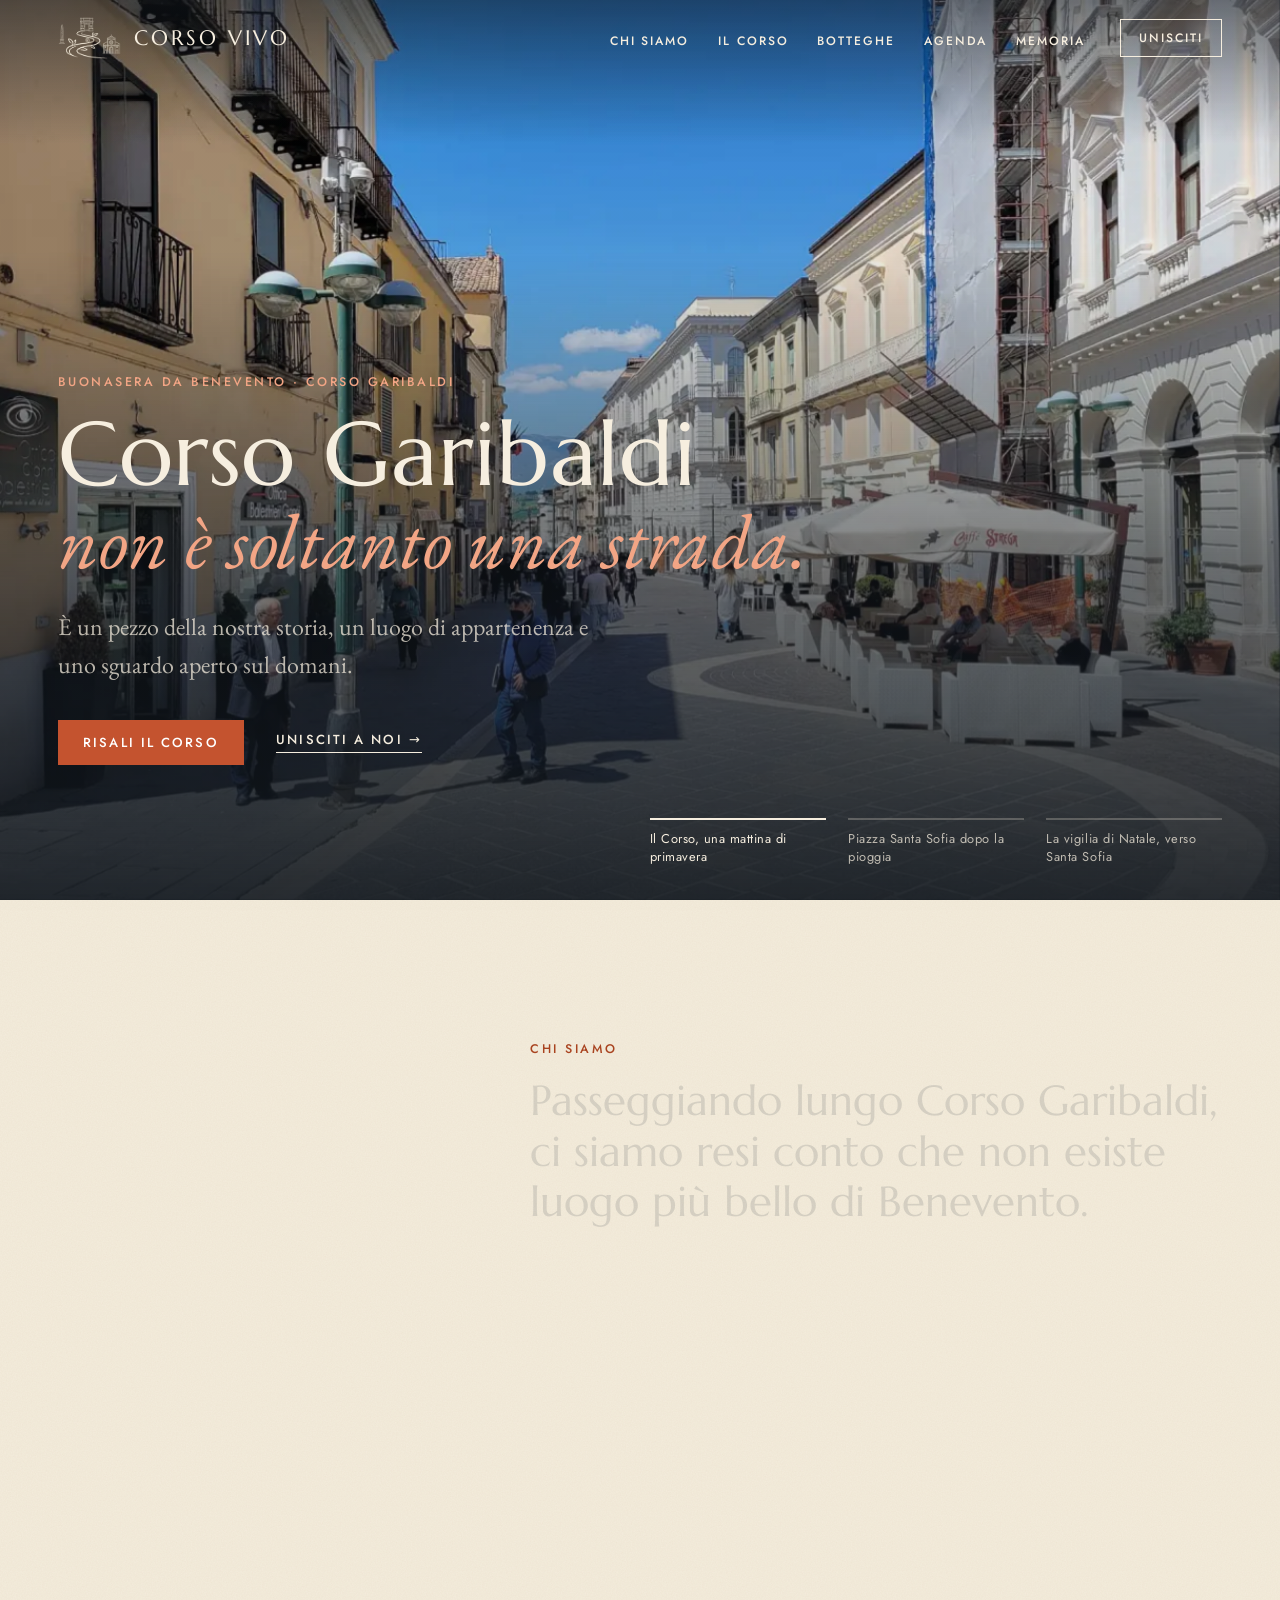
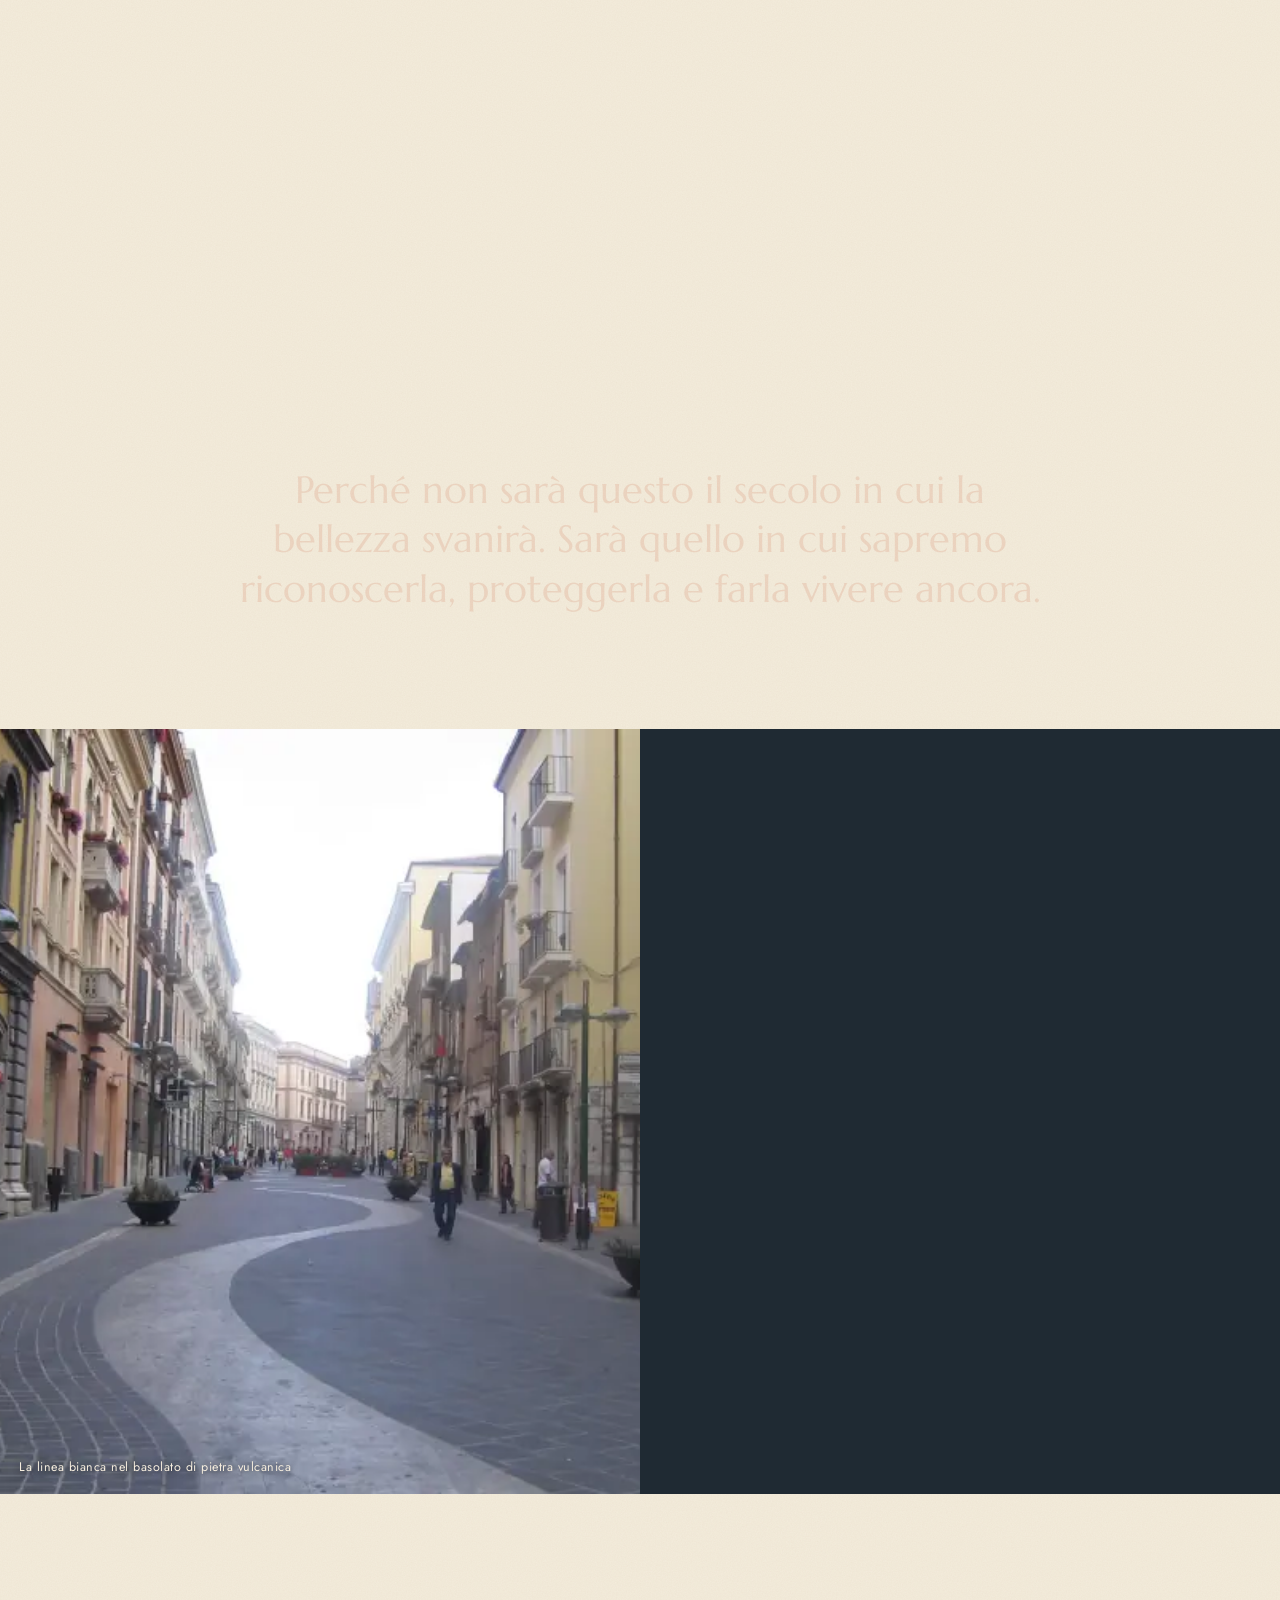
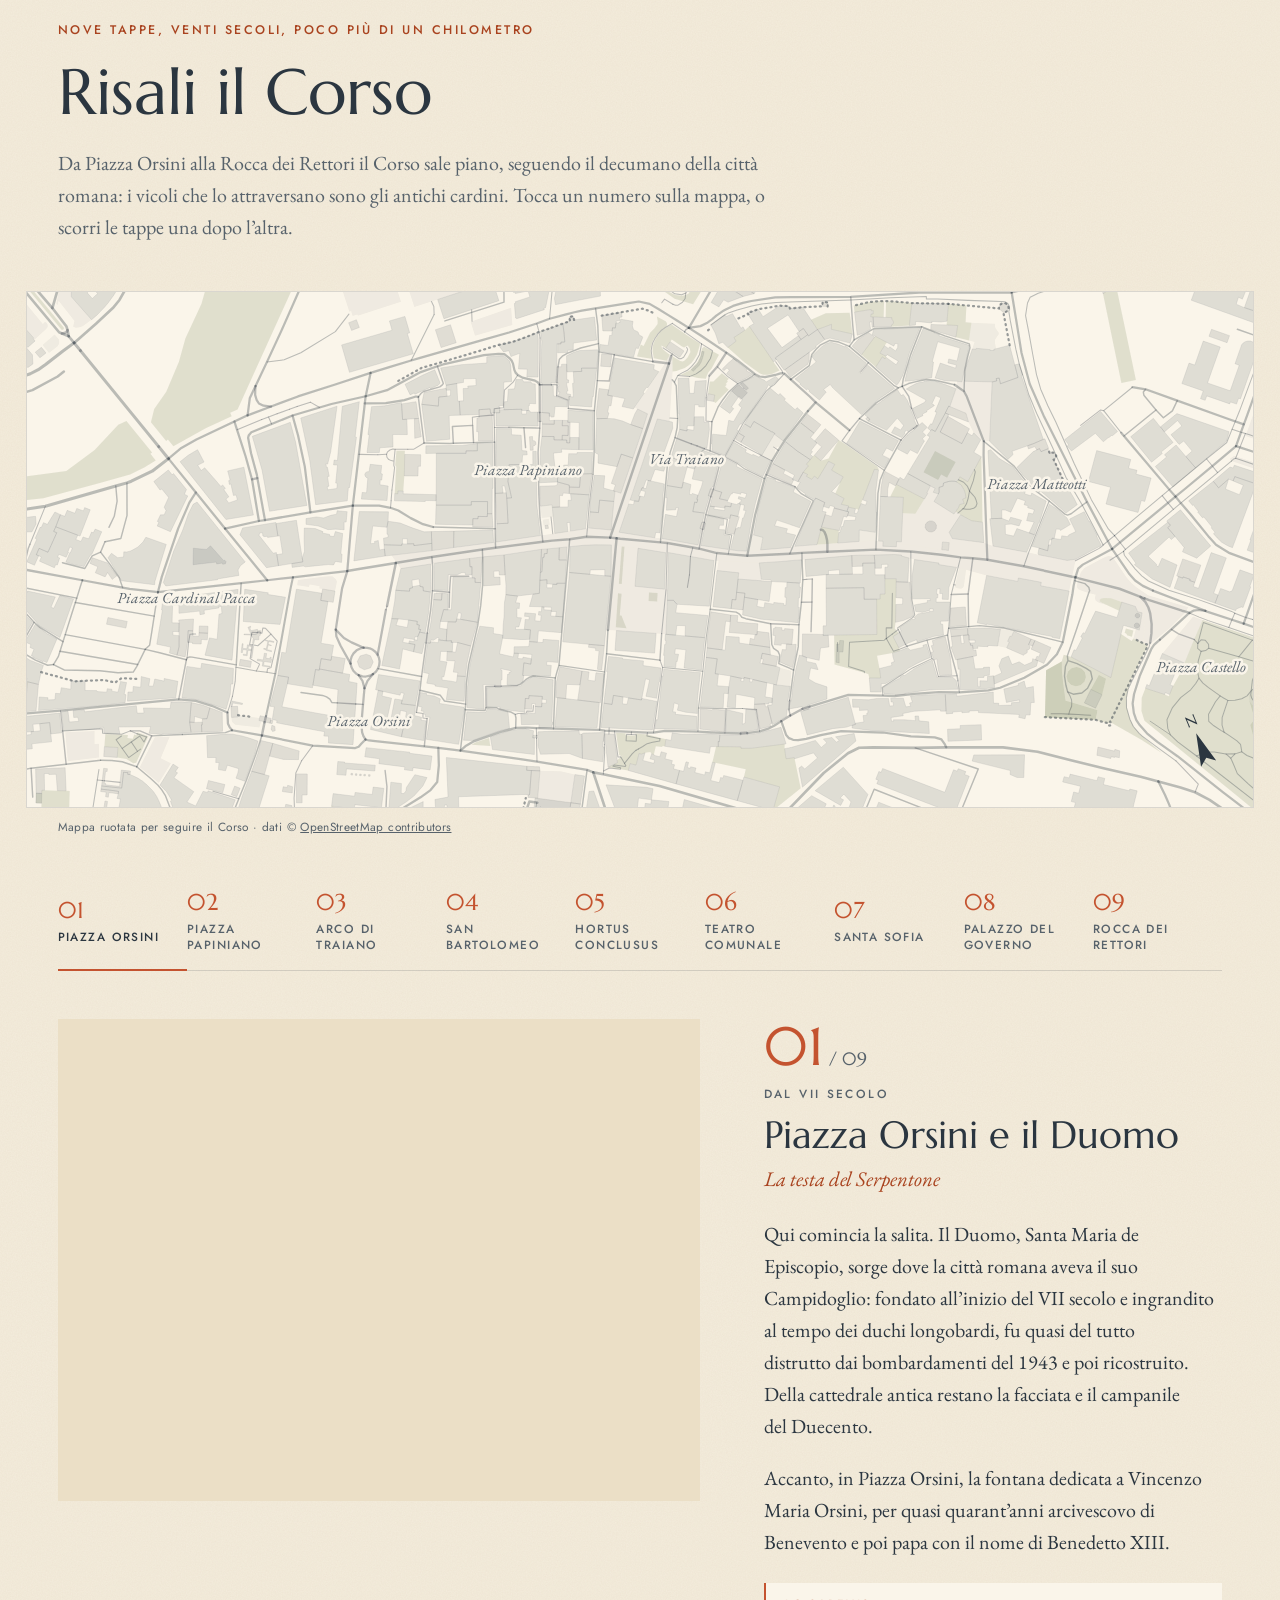
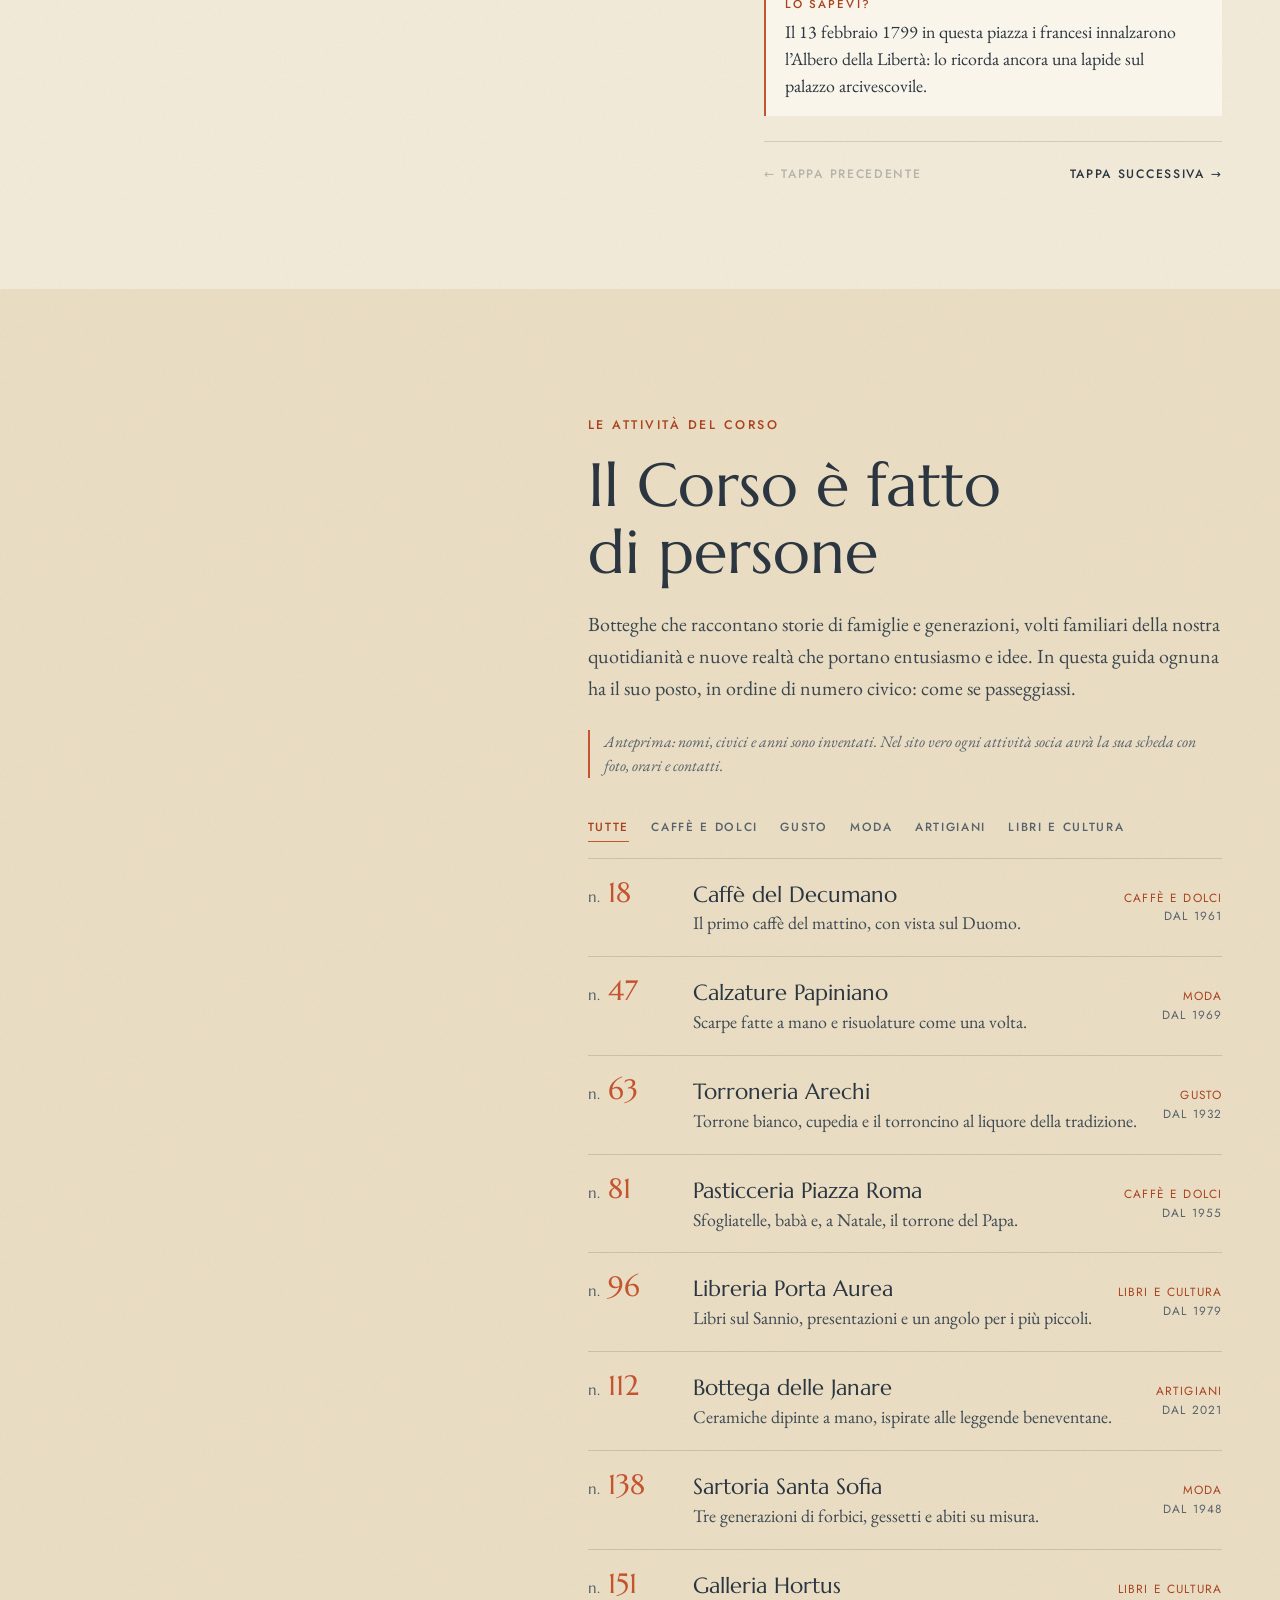
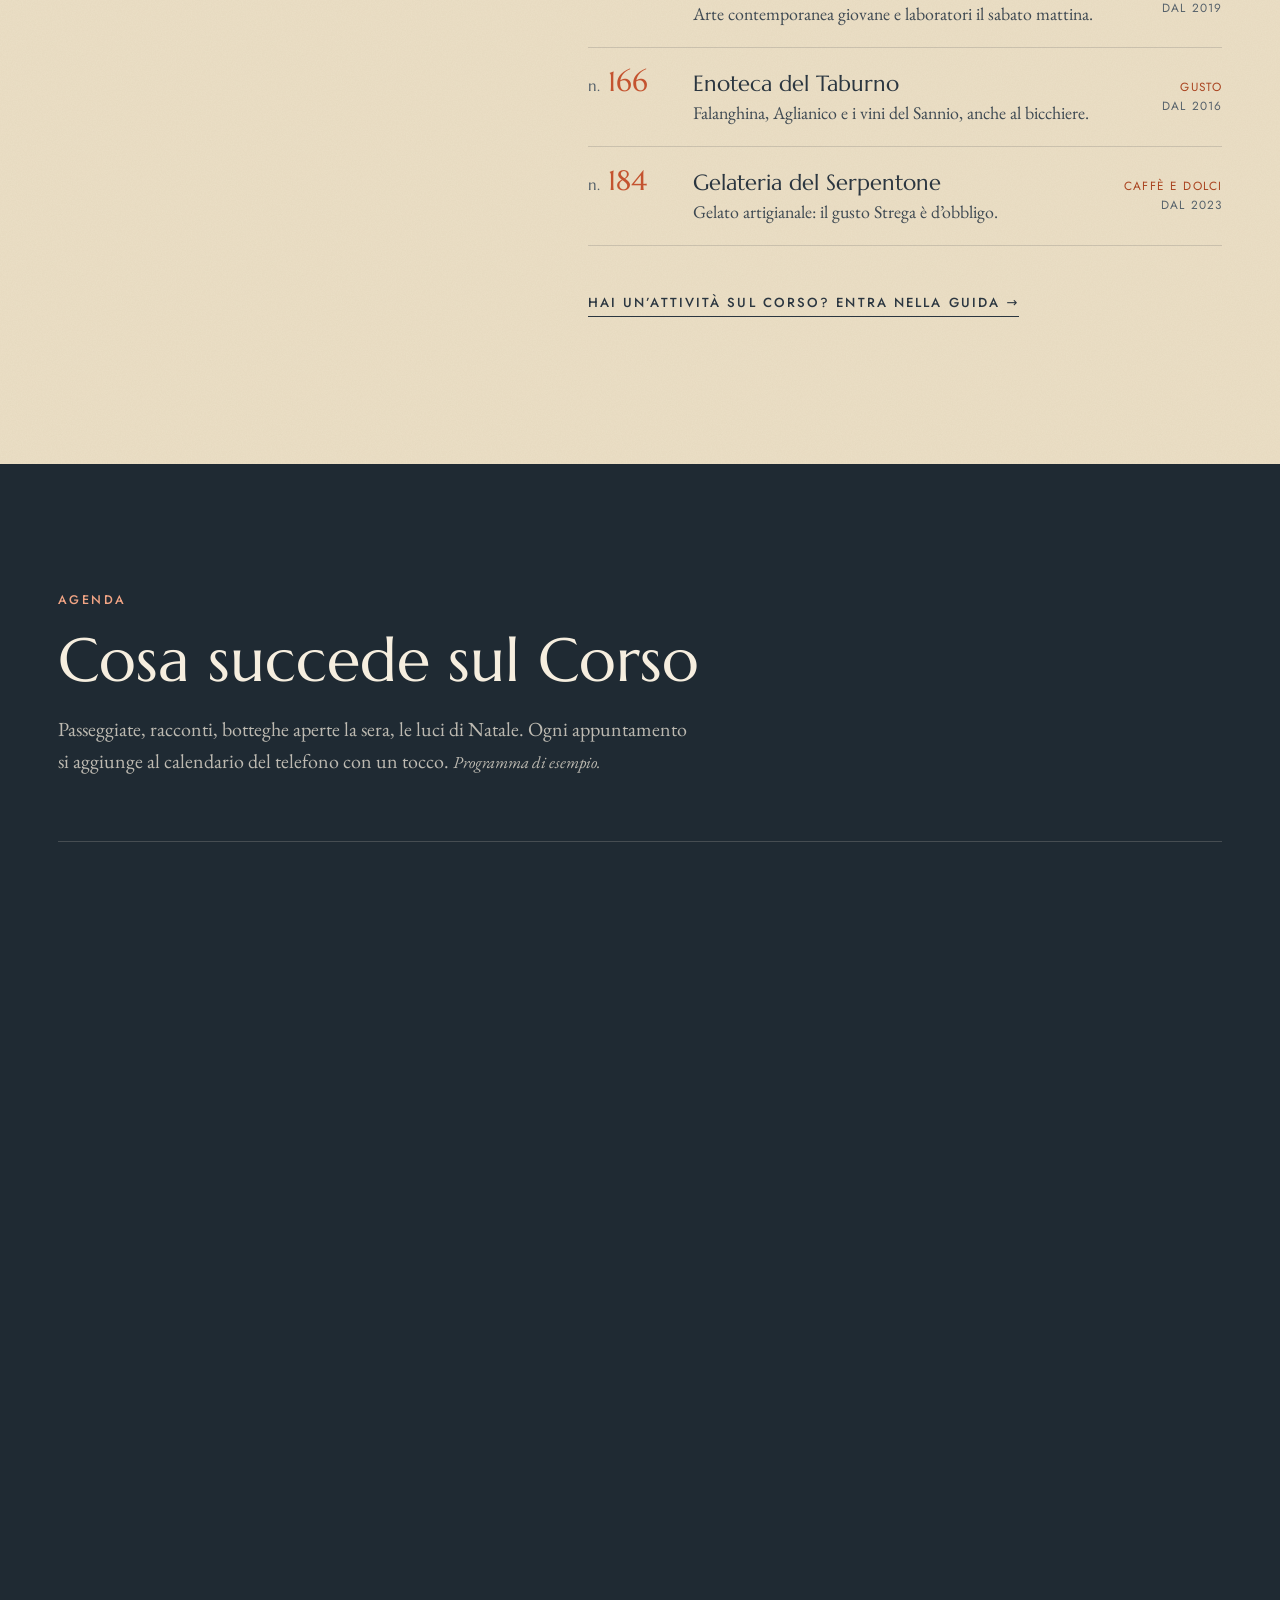
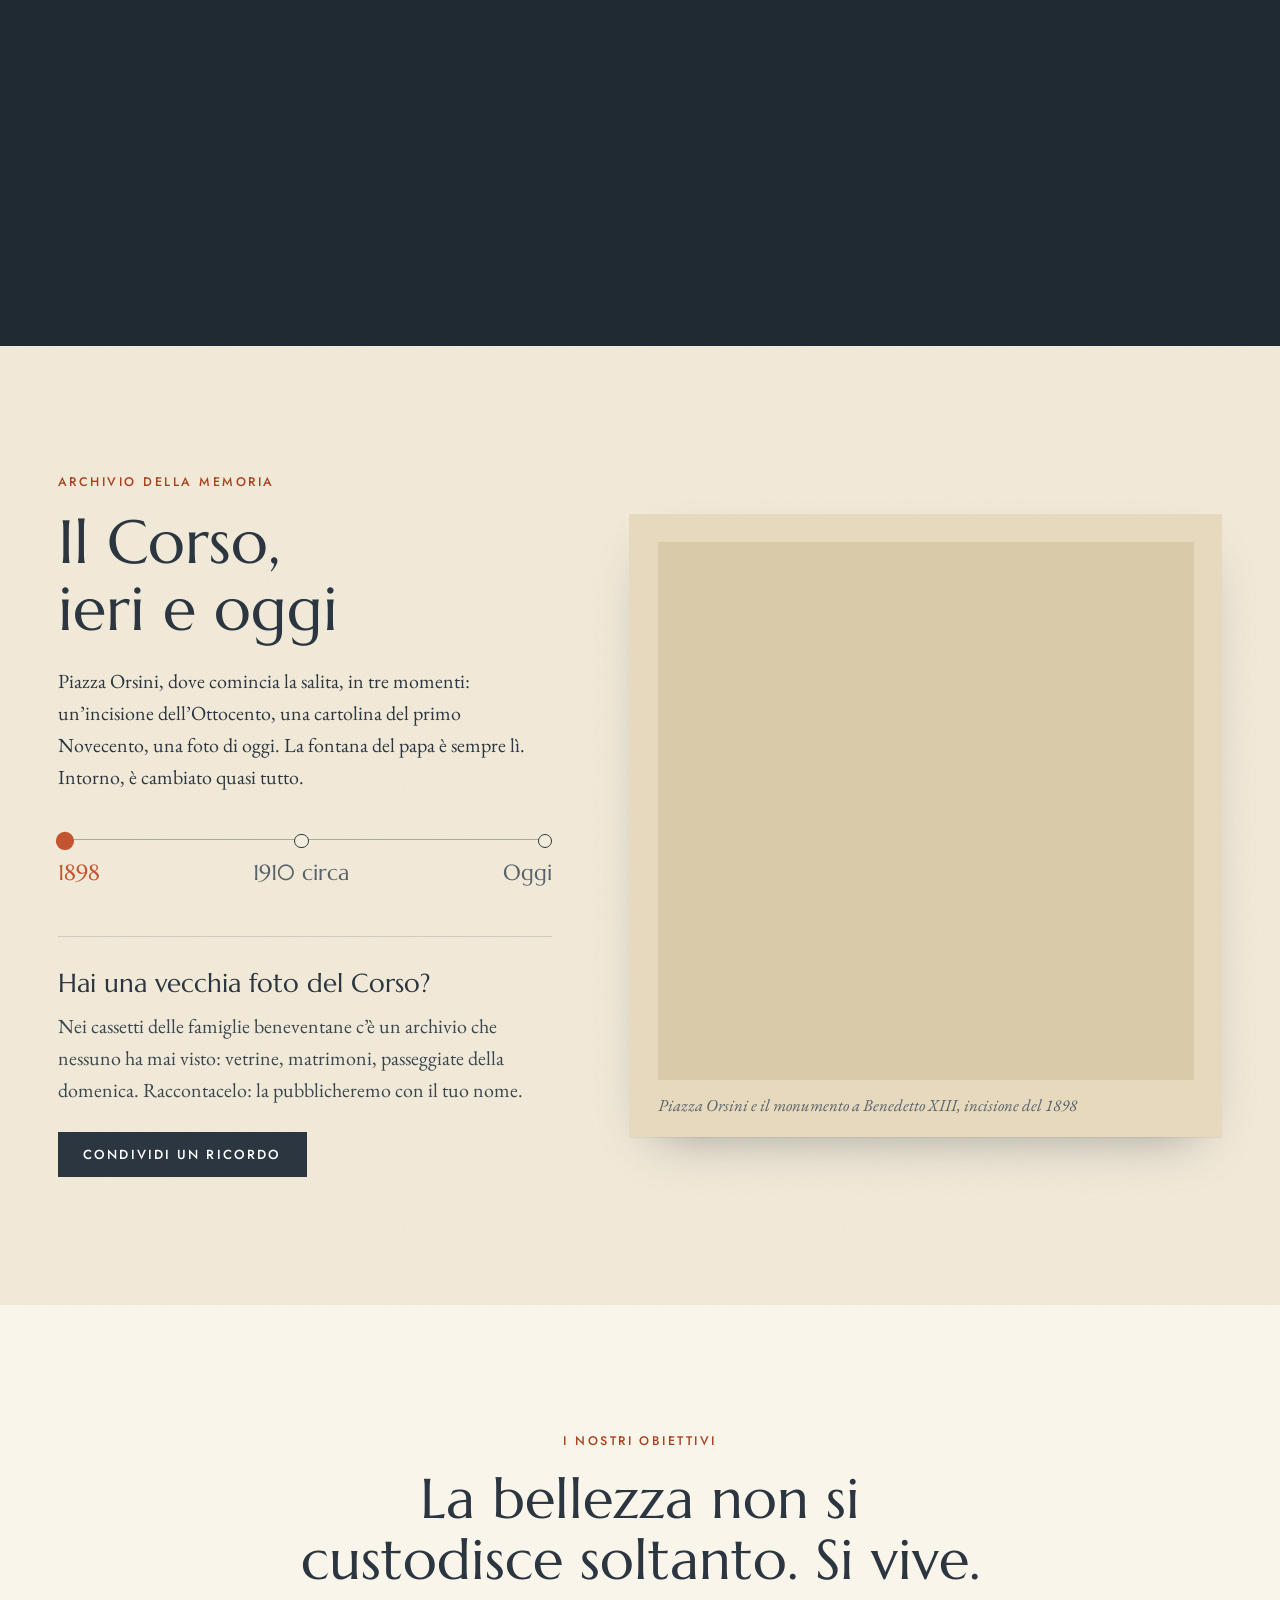
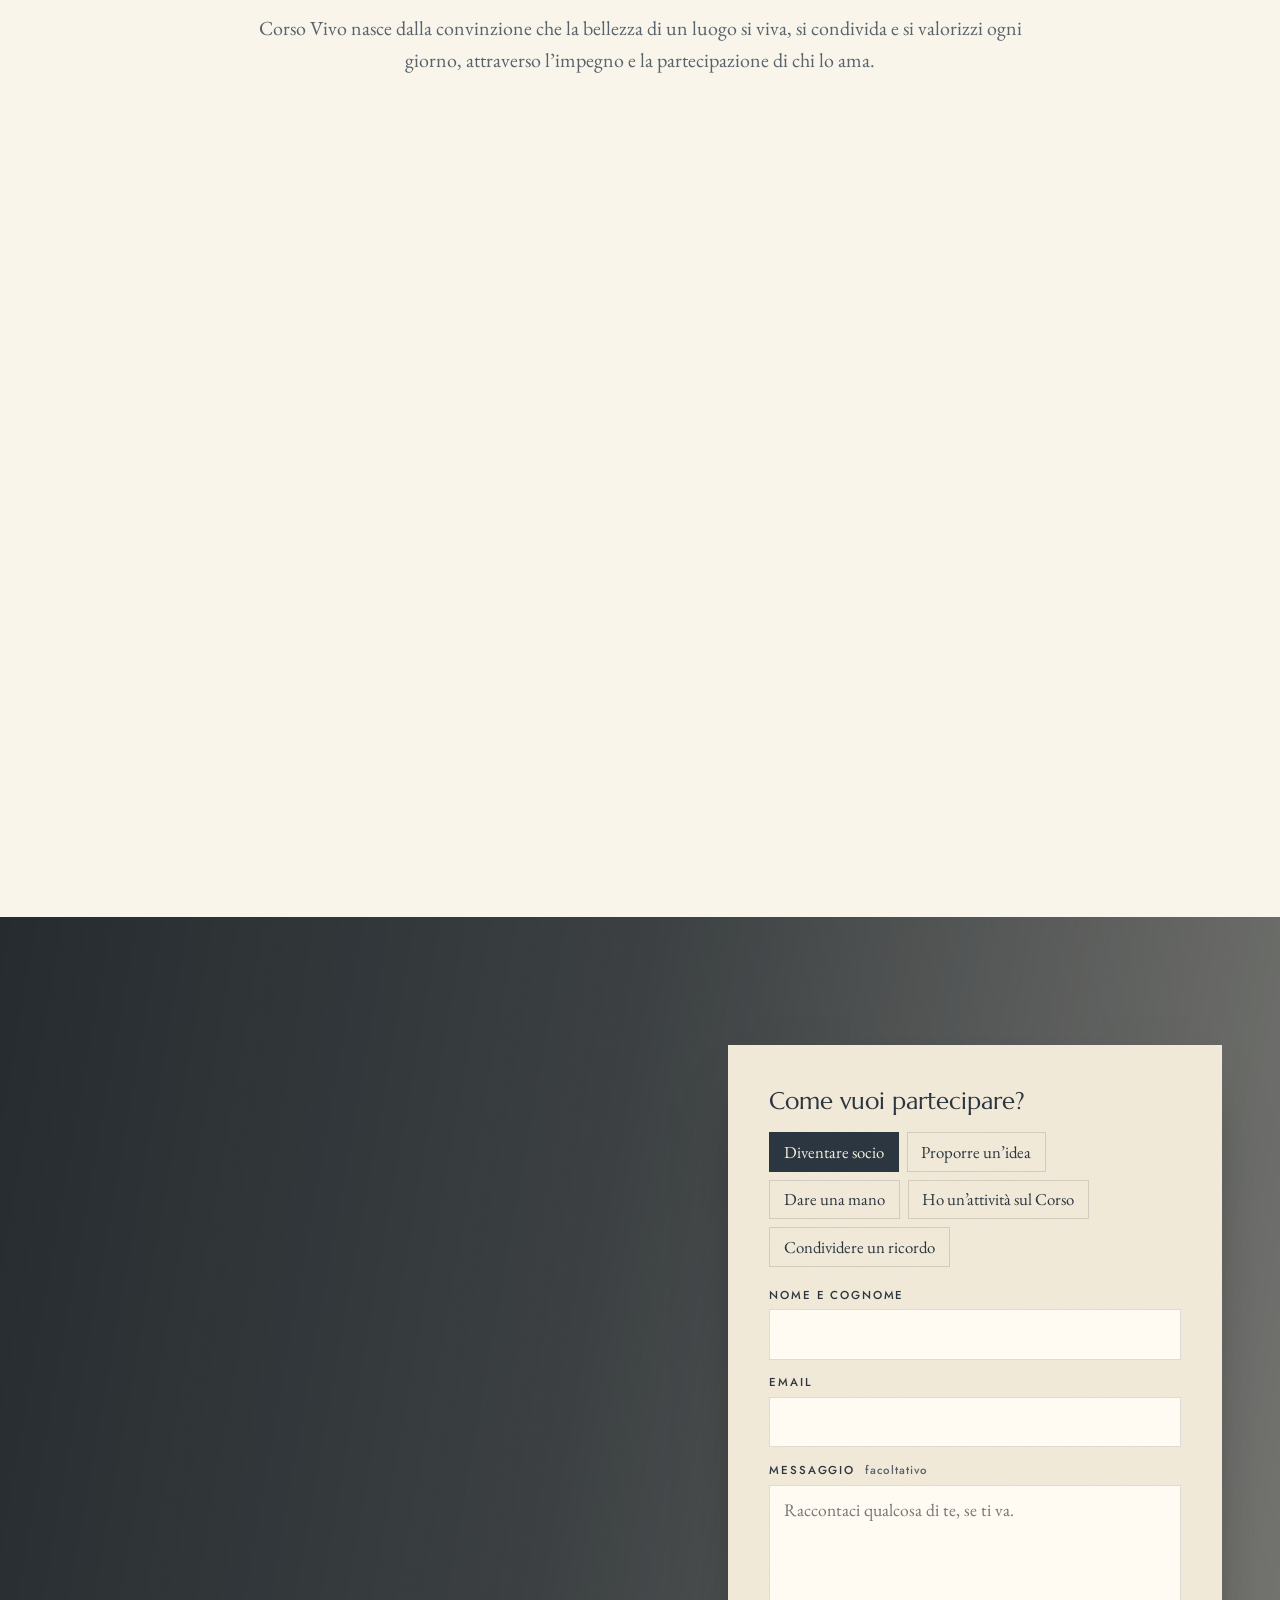
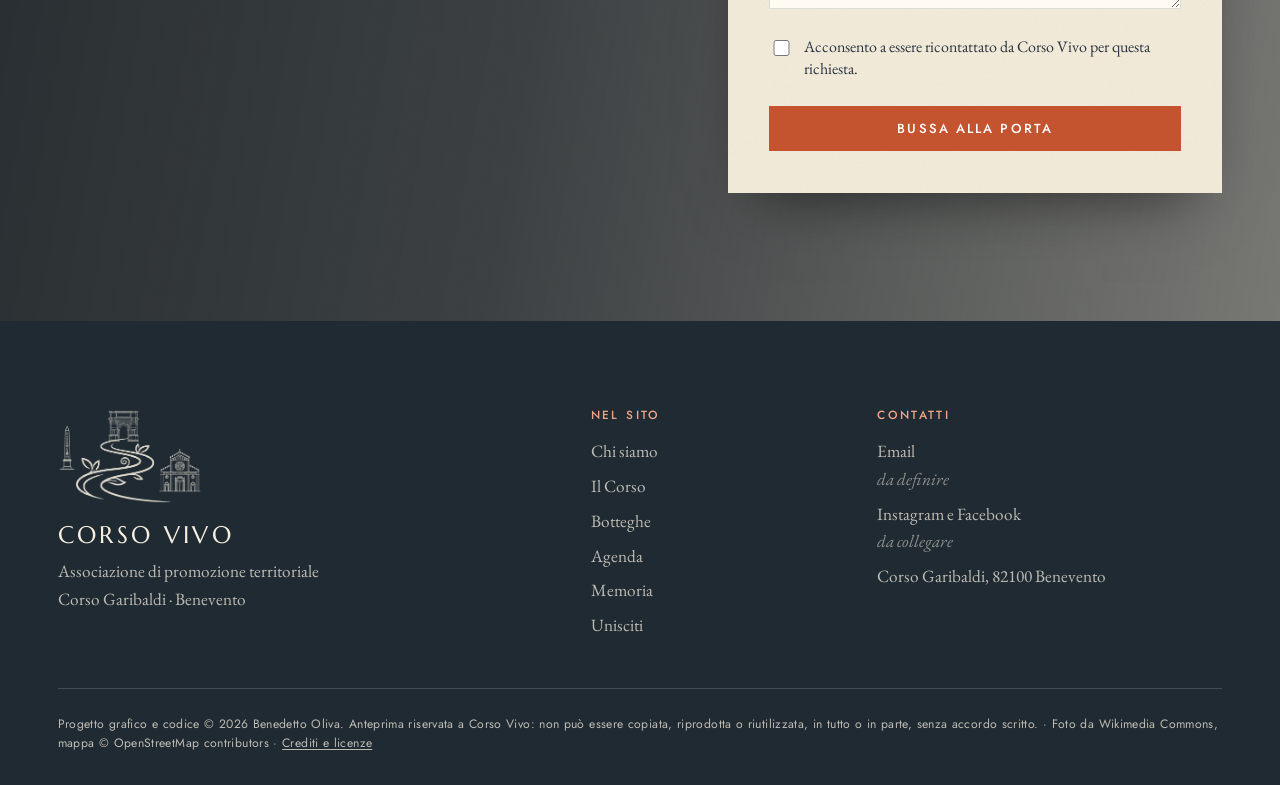
<file: index.html>
<!doctype html> <html lang="it"> <head> <meta charset="utf-8"> <meta name="viewport" content="width=device-width,initial-scale=1"> <meta name="robots" content="noindex, nofollow, noarchive, noai, noimageai"> <meta http-equiv="Content-Security-Policy" content="default-src 'self'; img-src 'self' data: blob:; style-src 'self'; script-src 'self'; font-src 'self'; connect-src 'none'; object-src 'none'; base-uri 'self'; form-action 'none'"> <meta name="referrer" content="strict-origin-when-cross-origin"> <title>Corso Vivo · Corso Garibaldi, Benevento</title> <meta name="description" content="Corso Vivo, associazione di promozione territoriale: custodire la bellezza di Corso Garibaldi a Benevento, valorizzarne l’identità e costruirne insieme il futuro."> <meta name="theme-color" content="#f4ecdc"> <link rel="icon" href="assets/img/favicon.svg" type="image/svg+xml"> <link rel="preload" href="assets/fonts/marcellus-latin-400-normal.woff2" as="font" type="font/woff2" crossorigin> <link rel="preload" href="assets/fonts/eb-garamond-latin-400-normal.woff2" as="font" type="font/woff2" crossorigin> <link rel="stylesheet" href="assets/css/site.css?v=8b95671a"> <script src="assets/js/site.js?v=603a1a1a" defer="defer"></script> </head> <body class="pagina-home"> <a class="salta" href="#contenuto">Vai al contenuto</a> <header class="testata testata--su-foto" data-testata> <div class="testata__riga"> <a class="marchio" href="#inizio" aria-label="Corso Vivo, torna all’inizio"> <img class="marchio__emblema marchio__emblema--scuro" src="assets/img/emblema.png" alt="" width="633" height="418"> <img class="marchio__emblema marchio__emblema--chiaro" src="assets/img/emblema-chiaro.png" alt="" width="633" height="418"> <span class="marchio__nome">Corso Vivo</span> </a> <button class="testata__menu" type="button" aria-expanded="false" aria-controls="navigazione" data-menu><span>Menu</span></button> <nav class="testata__nav" id="navigazione" aria-label="Principale"> <ul><li><a href="#chi-siamo">Chi siamo</a></li><li><a href="#il-corso">Il Corso</a></li><li><a href="#botteghe">Botteghe</a></li><li><a href="#agenda">Agenda</a></li><li><a href="#memoria">Memoria</a></li></ul> <a class="testata__unisciti" href="#unisciti">Unisciti</a> </nav> </div> </header> <main id="contenuto"> <section class="apertura" id="inizio" data-apertura aria-roledescription="presentazione" aria-label="Corso Garibaldi in tre immagini"> <div class="apertura__foto"><figure class="apertura__diapo attiva" data-diapo><img src="assets/img/corso-giorno-1280.webp" srcset="assets/img/corso-giorno-640.webp 640w, assets/img/corso-giorno-1280.webp 1280w, assets/img/corso-giorno-1920.webp 1920w" sizes="100vw" width="1280" height="854" alt="Corso Garibaldi in una mattina di primavera, tra caffè all’aperto e passanti" fetchpriority="high"></figure><figure class="apertura__diapo" data-diapo><img src="assets/img/piazza-santa-sofia-1280.webp" srcset="assets/img/piazza-santa-sofia-640.webp 640w, assets/img/piazza-santa-sofia-1280.webp 1280w, assets/img/piazza-santa-sofia-1920.webp 1920w" sizes="100vw" width="1280" height="854" alt="Piazza Santa Sofia con il campanile, dopo la pioggia" loading="lazy" decoding="async"></figure><figure class="apertura__diapo" data-diapo><img src="assets/img/corso-natale-1280.webp" srcset="assets/img/corso-natale-640.webp 640w, assets/img/corso-natale-1280.webp 1280w, assets/img/corso-natale-1920.webp 1920w" sizes="100vw" width="1280" height="960" alt="Corso Garibaldi la vigilia di Natale, con le luminarie e il campanile di Santa Sofia sullo sfondo" loading="lazy" decoding="async"></figure></div> <div class="apertura__testo"> <p class="occhiello occhiello--chiaro" data-saluto>Benevento · Corso Garibaldi</p> <h1>Corso Garibaldi <em>non è soltanto una strada.</em></h1> <p class="apertura__sotto">È un pezzo della nostra storia, un luogo di appartenenza e uno sguardo aperto sul domani.</p> <p class="azioni"> <a class="bottone" href="#il-corso">Risali il Corso</a> <a class="collegamento collegamento--chiaro" href="#unisciti">Unisciti a noi</a> </p> </div> <ol class="apertura__indice" aria-label="Immagini"><li><button type="button" data-vai="0" aria-current="true"><span class="barra"><span></span></span>Il Corso, una mattina di primavera</button></li><li><button type="button" data-vai="1"><span class="barra"><span></span></span>Piazza Santa Sofia dopo la pioggia</button></li><li><button type="button" data-vai="2"><span class="barra"><span></span></span>La vigilia di Natale, verso Santa Sofia</button></li></ol> </section> <section class="manifesto" id="chi-siamo" aria-labelledby="titolo-chi-siamo"> <div class="manifesto__griglia"> <div class="manifesto__logo appare"> <img src="assets/img/logo-completo.png" alt="Il logo di Corso Vivo: l’obelisco, l’Arco di Traiano e il Duomo uniti da un sentiero sinuoso tra le foglie" width="633" height="742" loading="lazy" decoding="async"> </div> <div class="manifesto__testo"> <h2 class="occhiello" id="titolo-chi-siamo">Chi siamo</h2> <p class="manifesto__attacco" data-parole>Passeggiando lungo Corso Garibaldi, ci siamo resi conto che non esiste luogo più bello di Benevento.</p> <div class="manifesto__colonne appare"> <p>Seguendo il Serpentone da Piazza Orsini, si sale attraversando secoli di storia, tra piazze, vicoli, passeggiate e luoghi che custodiscono ricordi, tradizioni e identità. Si incontrano attività che raccontano storie di famiglie e generazioni, volti familiari che fanno parte della nostra quotidianità e nuove realtà che portano con sé entusiasmo, idee e fiducia nel futuro.</p> <p>È qui che passato, presente e futuro si intrecciano in un filo indissolubile. È qui che l’appartenenza incontra la bellezza, la tradizione si apre al cambiamento e ogni angolo racconta qualcosa di noi.</p> <p><strong>Siamo Corso Vivo.</strong> Siamo persone che amano Corso Garibaldi, che lo vivono ogni giorno e che credono profondamente nel suo valore. Non crediamo alla fine dei centri storici, ma nella loro capacità di rinascere, evolversi e continuare a essere l’anima viva delle nostre città.</p> <p>Crediamo nelle strade che uniscono, nelle piazze che diventano luoghi d’incontro, nelle attività che tengono viva una comunità e nelle persone che scelgono di prendersene cura.</p> <p>Perché Corso Garibaldi non è soltanto una strada: è un pezzo della nostra storia, un luogo di appartenenza e uno sguardo aperto sul domani. Vogliamo custodirne la bellezza, valorizzarne l’identità e costruirne insieme il futuro.</p> </div> </div> </div> <div class="manifesto__chiusa"> <svg class="onda appare" viewBox="0 0 240 24" aria-hidden="true"><path d="M2 12 C 22 0, 42 0, 62 12 S 102 24, 122 12 S 162 0, 182 12 S 222 24, 238 12"/></svg> <p data-parole>Perché non sarà questo il secolo in cui la bellezza svanirà. Sarà quello in cui sapremo riconoscerla, proteggerla e farla vivere ancora.</p> </div> </section> <section class="serpentone" aria-labelledby="titolo-serpentone"> <figure class="serpentone__foto"> <img src="assets/img/serpentone-1280.webp" srcset="assets/img/serpentone-640.webp 640w, assets/img/serpentone-1280.webp 1280w, assets/img/serpentone-1920.webp 1920w" sizes="(min-width: 900px) 50vw, 100vw" width="1280" height="960" alt="Corso Garibaldi con la linea bianca sinuosa che corre nella pavimentazione scura" loading="lazy" decoding="async"> <figcaption>La linea bianca nel basolato di pietra vulcanica</figcaption> </figure> <div class="serpentone__testo appare"> <p class="occhiello occhiello--chiaro">Il filo che ci unisce</p> <h2 id="titolo-serpentone">Il Serpentone</h2> <p>Chi cammina sul Corso lo calpesta ogni giorno, magari senza farci caso: una linea bianca che ondeggia nella pietra scura, da Piazza Orsini su verso la Rocca.</p> <p>L’ha disegnata l’architetto Nicola Pagliara per la nuova pavimentazione, completata nel 2006: un serpente, o forse un drago, con la testa stilizzata all’altezza di Piazza Orsini.</p> <p>A Benevento il serpente ha radici antiche: la leggenda racconta del noce dei Longobardi, da cui pendevano serpi, e delle janare che vi danzavano intorno. È la stessa linea che corre nel nostro logo, tra l’obelisco, l’Arco e il Duomo. Il filo che lega il passato al presente.</p> <svg class="serpentone__linea" viewBox="0 0 600 48" aria-hidden="true"><path d="M2 24 C 52 2, 98 2, 150 24 S 248 46, 300 24 S 398 2, 450 24 S 548 46, 598 24"/></svg> </div> </section> <section class="corso" id="il-corso" aria-labelledby="titolo-corso"> <header class="corso__testa"> <p class="occhiello">Nove tappe, venti secoli, poco più di un chilometro</p> <h2 id="titolo-corso">Risali il Corso</h2> <p>Da Piazza Orsini alla Rocca dei Rettori il Corso sale piano, seguendo il decumano della città romana: i vicoli che lo attraversano sono gli antichi cardini. Tocca un numero sulla mappa, o scorri le tappe una dopo l’altra.</p> </header> <div class="mappa" data-mappa> <div class="mappa__tela" data-tela> <div class="mappa__dentro"> <img class="mappa__base" src="assets/img/mappa-base.svg" alt="" width="1200" height="504" decoding="async"> <svg class="mappa__strato" viewBox="0 0 1200 504" role="group" aria-label="Mappa del Corso con le nove tappe"><path class="mappa__traiano" d="M570.8 240.4 L573.2 233.3 L628.4 70.0"/><path class="mappa__corso" d="M128.2 293.6 L132.2 293.1 L136.2 292.7 L140.2 292.3 L144.1 291.9 L148.1 291.5 L152.1 291.0 L156.1 290.6 L160.1 290.2 L164.0 289.8 L168.0 289.3 L172.0 288.9 L176.0 288.5 L179.9 288.1 L183.9 287.6 L187.9 287.2 L191.9 286.8 L195.9 286.4 L199.8 285.9 L203.8 285.5 L207.8 285.1 L211.8 284.6 L215.7 284.2 L219.7 283.8 L223.7 283.3 L227.7 282.9 L231.6 282.5 L235.6 282.0 L239.6 281.6 L243.6 281.1 L247.5 280.6 L251.5 280.2 L255.5 279.7 L259.5 279.3 L263.4 278.8 L267.4 278.4 L271.4 277.9 L275.4 277.4 L279.3 277.0 L283.3 276.5 L287.3 276.1 L291.3 275.6 L295.2 275.2 L299.2 274.7 L303.2 274.2 L307.1 273.8 L311.1 273.2 L315.1 272.7 L319.0 272.1 L323.0 271.5 L326.9 270.8 L330.9 270.2 L334.8 269.5 L338.8 268.9 L342.7 268.2 L346.7 267.6 L350.6 266.9 L354.5 266.3 L358.5 265.6 L362.4 265.0 L366.4 264.3 L370.3 263.6 L374.3 263.0 L378.2 262.3 L382.2 261.7 L386.1 261.0 L390.1 260.4 L394.0 259.7 L398.0 259.1 L401.9 258.5 L405.9 257.9 L409.8 257.3 L413.8 256.7 L417.7 256.1 L421.7 255.6 L425.7 255.0 L429.6 254.4 L433.6 253.8 L437.5 253.2 L441.5 252.6 L445.4 252.1 L449.4 251.5 L453.4 251.0 L457.3 250.5 L461.3 249.9 L465.3 249.4 L469.2 248.9 L473.2 248.4 L477.2 247.9 L481.1 247.4 L485.1 246.9 L489.1 246.4 L493.0 245.9 L497.0 245.4 L501.0 244.9 L505.0 244.4 L508.9 244.0 L512.9 243.5 L516.9 243.1 L520.9 242.8 L524.8 242.4 L528.8 242.0 L532.8 241.6 L536.8 241.1 L540.7 240.7 L544.7 240.3 L548.7 240.1 L552.7 240.0 L556.7 240.0 L560.7 240.1 L564.7 240.2 L568.7 240.4 L572.6 240.7 L576.6 241.0 L580.6 241.4 L584.6 241.7 L588.6 242.1 L592.6 242.5 L596.5 242.8 L600.5 243.2 L604.5 243.6 L608.5 243.9 L612.5 244.3 L616.5 244.7 L620.4 245.1 L624.4 245.5 L628.4 246.1 L632.3 246.7 L636.3 247.3 L640.2 248.0 L644.1 248.7 L648.1 249.5 L652.0 250.2 L655.9 251.0 L659.8 251.8 L663.7 252.7 L667.6 253.6 L671.5 254.4 L675.5 255.1 L679.4 255.7 L683.4 256.2 L687.4 256.6 L691.3 256.9 L695.3 257.3 L699.3 257.6 L703.3 257.8 L707.3 257.8 L711.3 257.8 L715.3 257.7 L719.3 257.5 L723.3 257.3 L727.2 257.1 L731.2 256.9 L735.2 256.7 L739.2 256.5 L743.2 256.2 L747.2 256.0 L751.2 255.8 L755.2 255.6 L759.2 255.3 L763.2 255.1 L767.2 254.9 L771.2 254.8 L775.2 254.6 L779.2 254.4 L783.2 254.2 L787.2 254.1 L791.2 253.9 L795.2 253.7 L799.2 253.5 L803.2 253.3 L807.2 253.2 L811.1 253.0 L815.1 252.8 L819.1 252.6 L823.1 252.5 L827.1 252.4 L831.1 252.4 L835.1 252.5 L839.1 252.6 L843.1 252.8 L847.1 253.0 L851.1 253.2 L855.1 253.5 L859.1 253.7 L863.1 253.9 L867.1 254.2 L871.0 254.6 L875.0 255.0 L879.0 255.4 L883.0 255.8 L887.0 256.2 L890.9 256.7 L894.9 257.2 L898.9 257.7 L902.8 258.2 L906.8 258.7 L910.8 259.2 L914.7 259.6 L918.7 260.0 L922.7 260.3 L926.7 260.7 L930.7 261.1 L934.6 261.6 L938.6 262.1 L942.6 262.7 L946.5 263.3 L950.5 264.0 L954.4 264.6 L958.3 265.3 L962.3 266.0 L966.2 266.7 L970.2 267.4 L974.1 268.2 L978.0 268.9 L981.9 269.7 L985.8 270.6 L989.7 271.4 L993.7 272.2 L997.6 273.1 L1001.5 273.9 L1005.4 274.8 L1009.3 275.6 L1013.2 276.5 L1017.1 277.3 L1021.0 278.2 L1024.9 279.2 L1028.7 280.3 L1032.5 281.4 L1036.4 282.7 L1040.1 283.9 L1043.9 285.2 L1047.7 286.5 L1051.5 287.8 L1055.3 289.1 L1059.1 290.3 L1062.9 291.6 L1066.7 292.9 L1070.4 294.2 L1074.2 295.5 L1078.0 296.8 L1081.8 298.1 L1085.6 299.3 L1089.4 300.6 L1093.2 301.9 L1096.9 303.2 L1100.7 304.5 L1104.4 305.7 L1108.0 306.9 L1111.5 308.1"/><path class="mappa__serpe" d="M128.2 293.6 L130.2 293.4 L132.2 293.3 L134.2 293.3 L136.3 293.3 L138.3 293.4 L140.3 293.3 L142.3 293.2 L144.3 293.0 L146.2 292.6 L148.2 292.1 L150.1 291.5 L152.1 290.7 L154.0 289.9 L155.9 289.1 L157.8 288.3 L159.8 287.7 L161.8 287.4 L163.8 287.2 L165.8 287.2 L167.8 287.4 L169.9 287.8 L171.9 288.2 L174.0 288.7 L176.0 289.2 L178.1 289.6 L180.1 289.9 L182.2 290.1 L184.2 290.2 L186.2 290.0 L188.2 289.6 L190.1 289.1 L192.1 288.4 L194.0 287.6 L195.9 286.7 L197.8 285.8 L199.7 284.9 L201.6 284.1 L203.6 283.4 L205.5 282.9 L207.5 282.5 L209.5 282.3 L211.5 282.3 L213.5 282.5 L215.6 282.9 L217.7 283.3 L219.7 283.8 L221.8 284.3 L223.8 284.7 L225.9 285.0 L227.9 285.2 L229.9 285.2 L231.9 285.0 L233.9 284.7 L235.9 284.1 L237.8 283.4 L239.7 282.6 L241.6 281.7 L243.5 280.7 L245.4 279.8 L247.4 279.0 L249.3 278.3 L251.2 277.8 L253.2 277.4 L255.2 277.2 L257.2 277.2 L259.2 277.4 L261.3 277.7 L263.4 278.1 L265.4 278.6 L267.5 279.1 L269.6 279.5 L271.6 279.8 L273.6 280.0 L275.6 280.0 L277.6 279.8 L279.6 279.4 L281.6 278.9 L283.5 278.2 L285.4 277.3 L287.3 276.4 L289.2 275.5 L291.1 274.6 L293.1 273.8 L295.0 273.1 L296.9 272.5 L298.9 272.1 L300.9 271.9 L302.9 271.9 L304.9 272.1 L307.0 272.4 L309.0 272.8 L311.1 273.2 L313.2 273.7 L315.3 274.0 L317.3 274.3 L319.4 274.4 L321.4 274.3 L323.4 274.0 L325.3 273.6 L327.3 272.9 L329.2 272.1 L331.0 271.2 L332.9 270.2 L334.8 269.2 L336.6 268.2 L338.5 267.3 L340.4 266.4 L342.3 265.8 L344.3 265.3 L346.2 265.1 L348.3 265.0 L350.3 265.0 L352.4 265.3 L354.4 265.6 L356.5 265.9 L358.6 266.3 L360.7 266.6 L362.8 266.8 L364.8 266.9 L366.8 266.8 L368.8 266.5 L370.7 266.1 L372.7 265.4 L374.6 264.6 L376.4 263.7 L378.3 262.7 L380.1 261.7 L382.0 260.7 L383.9 259.7 L385.8 258.9 L387.7 258.3 L389.7 257.8 L391.6 257.5 L393.7 257.5 L395.7 257.6 L397.8 257.8 L399.8 258.1 L401.9 258.5 L404.0 258.9 L406.1 259.3 L408.1 259.5 L410.2 259.6 L412.2 259.5 L414.2 259.3 L416.1 258.9 L418.1 258.2 L420.0 257.5 L421.9 256.6 L423.7 255.6 L425.6 254.6 L427.5 253.7 L429.4 252.8 L431.3 252.0 L433.2 251.4 L435.2 250.9 L437.2 250.7 L439.2 250.6 L441.2 250.8 L443.3 251.0 L445.3 251.4 L447.4 251.8 L449.5 252.2 L451.6 252.6 L453.6 252.9 L455.7 253.0 L457.7 253.0 L459.7 252.8 L461.6 252.4 L463.6 251.8 L465.5 251.1 L467.4 250.2 L469.3 249.3 L471.2 248.3 L473.1 247.4 L475.0 246.5 L476.9 245.8 L478.9 245.2 L480.8 244.8 L482.8 244.6 L484.8 244.6 L486.9 244.8 L488.9 245.1 L491.0 245.5 L493.1 245.9 L495.1 246.4 L497.2 246.7 L499.2 247.0 L501.3 247.2 L503.3 247.2 L505.3 247.0 L507.2 246.6 L509.2 246.1 L511.1 245.4 L513.0 244.6 L514.9 243.7 L516.9 242.8 L518.8 241.9 L520.7 241.1 L522.7 240.5 L524.6 239.9 L526.6 239.6 L528.6 239.5 L530.6 239.5 L532.6 239.7 L534.6 240.0 L536.7 240.4 L538.8 240.9 L540.8 241.4 L542.9 241.8 L544.9 242.2 L546.9 242.5 L548.8 242.6 L550.8 242.6 L552.8 242.4 L554.7 242.1 L556.7 241.6 L558.7 241.1 L560.7 240.4 L562.7 239.8 L564.8 239.2 L566.8 238.7 L568.8 238.3 L570.9 238.1 L572.9 238.1 L574.9 238.3 L576.9 238.7 L578.9 239.3 L580.8 240.0 L582.7 240.9 L584.7 241.7 L586.6 242.6 L588.5 243.5 L590.5 244.2 L592.4 244.8 L594.4 245.2 L596.4 245.4 L598.4 245.5 L600.4 245.3 L602.4 245.0 L604.5 244.6 L606.5 244.1 L608.6 243.6 L610.7 243.1 L612.7 242.7 L614.7 242.4 L616.8 242.2 L618.8 242.3 L620.8 242.6 L622.8 243.0 L624.7 243.7 L626.7 244.5 L628.6 245.4 L630.4 246.4 L632.3 247.4 L634.2 248.4 L636.0 249.2 L637.9 250.0 L639.8 250.6 L641.8 251.0 L643.8 251.2 L645.8 251.2 L647.9 251.1 L649.9 250.9 L652.0 250.6 L654.1 250.3 L656.2 250.0 L658.3 249.8 L660.4 249.8 L662.4 249.9 L664.4 250.2 L666.3 250.7 L668.2 251.3 L670.1 252.1 L671.9 253.1 L673.7 254.1 L675.6 255.1 L677.5 256.1 L679.4 257.0 L681.3 257.8 L683.3 258.5 L685.2 258.9 L687.2 259.2 L689.3 259.2 L691.3 259.1 L693.3 258.8 L695.4 258.3 L697.4 257.8 L699.5 257.2 L701.5 256.6 L703.5 256.1 L705.5 255.7 L707.5 255.4 L709.4 255.2 L711.4 255.2 L713.4 255.4 L715.4 255.7 L717.4 256.2 L719.4 256.8 L721.4 257.4 L723.5 258.0 L725.5 258.5 L727.5 259.0 L729.5 259.3 L731.6 259.4 L733.6 259.3 L735.5 259.1 L737.5 258.7 L739.5 258.1 L741.5 257.4 L743.4 256.6 L745.4 255.8 L747.3 255.0 L749.3 254.3 L751.3 253.7 L753.3 253.2 L755.2 253.0 L757.2 252.9 L759.3 253.0 L761.3 253.3 L763.3 253.8 L765.3 254.3 L767.4 254.9 L769.4 255.5 L771.4 256.1 L773.5 256.6 L775.5 256.9 L777.5 257.0 L779.5 257.0 L781.5 256.8 L783.5 256.3 L785.4 255.8 L787.4 255.1 L789.4 254.3 L791.3 253.5 L793.3 252.7 L795.3 252.1 L797.3 251.5 L799.2 251.1 L801.2 250.8 L803.2 250.8 L805.2 250.9 L807.3 251.3 L809.3 251.7 L811.3 252.3 L813.3 252.9 L815.4 253.5 L817.4 254.1 L819.4 254.5 L821.4 254.9 L823.4 255.0 L825.4 255.0 L827.4 254.9 L829.3 254.5 L831.3 254.0 L833.3 253.5 L835.3 252.8 L837.3 252.2 L839.4 251.6 L841.4 251.1 L843.4 250.7 L845.4 250.5 L847.4 250.4 L849.4 250.6 L851.4 250.9 L853.4 251.5 L855.4 252.1 L857.3 252.9 L859.3 253.7 L861.2 254.5 L863.2 255.3 L865.1 256.0 L867.1 256.6 L869.0 257.0 L871.0 257.2 L873.0 257.2 L875.0 257.1 L877.1 256.8 L879.1 256.4 L881.2 256.0 L883.2 255.5 L885.3 255.0 L887.3 254.6 L889.4 254.4 L891.4 254.3 L893.4 254.4 L895.4 254.7 L897.4 255.1 L899.3 255.8 L901.2 256.6 L903.1 257.5 L905.0 258.4 L906.9 259.4 L908.8 260.3 L910.8 261.1 L912.7 261.7 L914.7 262.1 L916.7 262.4 L918.7 262.4 L920.7 262.3 L922.8 262.0 L924.8 261.6 L926.9 261.1 L928.9 260.6 L931.0 260.1 L933.1 259.7 L935.1 259.5 L937.2 259.4 L939.2 259.6 L941.2 259.9 L943.1 260.4 L945.1 261.2 L947.0 262.0 L948.8 263.0 L950.7 264.0 L952.5 265.0 L954.4 266.0 L956.3 266.9 L958.2 267.6 L960.1 268.2 L962.1 268.6 L964.0 268.8 L966.1 268.8 L968.1 268.7 L970.2 268.5 L972.3 268.2 L974.4 267.9 L976.5 267.6 L978.6 267.4 L980.6 267.3 L982.7 267.4 L984.6 267.7 L986.6 268.1 L988.5 268.8 L990.4 269.6 L992.2 270.5 L994.0 271.6 L995.8 272.7 L997.7 273.8 L999.5 274.9 L1001.3 275.8 L1003.2 276.7 L1005.1 277.3 L1007.0 277.8 L1009.0 278.1 L1011.0 278.2 L1013.1 278.1 L1015.2 278.0 L1017.3 277.7 L1019.4 277.5 L1021.5 277.3 L1023.6 277.2 L1025.7 277.2 L1027.7 277.4 L1029.7 277.8 L1031.6 278.5 L1033.5 279.3 L1035.3 280.3 L1037.0 281.5 L1038.7 282.7 L1040.4 284.0 L1042.1 285.3 L1043.8 286.6 L1045.5 287.7 L1047.2 288.8 L1049.0 289.6 L1050.9 290.3 L1052.9 290.8 L1054.9 291.2 L1056.9 291.3 L1059.0 291.4 L1061.1 291.4 L1063.2 291.4 L1065.3 291.4 L1067.4 291.4 L1069.5 291.6 L1071.5 292.0 L1073.4 292.5 L1075.3 293.2 L1077.1 294.0 L1078.9 295.1 L1080.6 296.2 L1082.3 297.5 L1084.0 298.8 L1085.6 300.1 L1087.3 301.4 L1089.0 302.5 L1090.8 303.5 L1092.6 304.4 L1094.5 305.1 L1096.4 305.6 L1098.4 305.9 L1100.5 306.1 L1102.6 306.2 L1104.7 306.2 L1106.8 306.2 L1108.9 306.2 L1111.0 306.2 L1112.1 306.3"/><text class="mappa__etichetta" x="335" y="425" text-anchor="middle">Piazza Orsini</text><text class="mappa__etichetta" x="490" y="179" text-anchor="middle">Piazza Papiniano</text><text class="mappa__etichetta" x="608" y="168" text-anchor="start">Via Traiano</text><text class="mappa__etichetta" x="939" y="193" text-anchor="start">Piazza Matteotti</text><text class="mappa__etichetta" x="1148" y="372" text-anchor="middle">Piazza Castello</text><text class="mappa__etichetta" x="88" y="304" text-anchor="start">Piazza Cardinal Pacca</text><a class="mappa__tappa" href="#tappa-orsini" data-vai="0" data-x="278.7" transform="translate(278.7 349.1)" aria-label="Tappa 1: Piazza Orsini"><circle class="mappa__alone" r="26"/><circle class="mappa__punto" r="16"/><text class="mappa__numero" y="6">1</text><text class="mappa__nome" y="-30">Piazza Orsini</text></a><a class="mappa__tappa" href="#tappa-papiniano" data-vai="1" data-x="508.4" transform="translate(508.4 229.6)" aria-label="Tappa 2: Piazza Papiniano"><circle class="mappa__alone" r="26"/><circle class="mappa__punto" r="16"/><text class="mappa__numero" y="6">2</text><text class="mappa__nome" y="44">Piazza Papiniano</text></a><a class="mappa__tappa" href="#tappa-traiano" data-vai="2" data-x="634.8" transform="translate(634.8 58.1)" aria-label="Tappa 3: Arco di Traiano"><circle class="mappa__alone" r="26"/><circle class="mappa__punto" r="16"/><text class="mappa__numero" y="6">3</text><text class="mappa__nome" y="44">Arco di Traiano</text></a><a class="mappa__tappa" href="#tappa-bartolomeo" data-vai="3" data-x="685.1" transform="translate(685.1 289.6)" aria-label="Tappa 4: San Bartolomeo"><circle class="mappa__alone" r="26"/><circle class="mappa__punto" r="16"/><text class="mappa__numero" y="6">4</text><text class="mappa__nome" y="-30">San Bartolomeo</text></a><a class="mappa__tappa" href="#tappa-hortus" data-vai="4" data-x="834.6" transform="translate(834.6 335.6)" aria-label="Tappa 5: Hortus Conclusus"><circle class="mappa__alone" r="26"/><circle class="mappa__punto" r="16"/><text class="mappa__numero" y="6">5</text><text class="mappa__nome" y="-30">Hortus Conclusus</text></a><a class="mappa__tappa" href="#tappa-teatro" data-vai="5" data-x="845.0" transform="translate(845.0 226.2)" aria-label="Tappa 6: Teatro Comunale"><circle class="mappa__alone" r="26"/><circle class="mappa__punto" r="16"/><text class="mappa__numero" y="6">6</text><text class="mappa__nome" y="44">Teatro Comunale</text></a><a class="mappa__tappa" href="#tappa-sofia" data-vai="6" data-x="905.6" transform="translate(905.6 198.7)" aria-label="Tappa 7: Santa Sofia"><circle class="mappa__alone" r="26"/><circle class="mappa__punto" r="16"/><text class="mappa__numero" y="6">7</text><text class="mappa__nome" y="44">Santa Sofia</text></a><a class="mappa__tappa" href="#tappa-governo" data-vai="7" data-x="970.4" transform="translate(970.4 304.8)" aria-label="Tappa 8: Palazzo del Governo"><circle class="mappa__alone" r="26"/><circle class="mappa__punto" r="16"/><text class="mappa__numero" y="6">8</text><text class="mappa__nome" y="-30">Palazzo del Governo</text></a><a class="mappa__tappa" href="#tappa-rocca" data-vai="8" data-x="1057.1" transform="translate(1057.1 331.9)" aria-label="Tappa 9: Rocca dei Rettori"><circle class="mappa__alone" r="26"/><circle class="mappa__punto" r="16"/><text class="mappa__numero" y="6">9</text><text class="mappa__nome" y="-30">Rocca dei Rettori</text></a><g class="mappa__nord" transform="translate(1152 452) rotate(-22.4)"><path d="M0 -22 L8 10 L0 4 L-8 10 Z"/><text y="-30">N</text></g></svg> </div> </div> <p class="mappa__fonte">Mappa ruotata per seguire il Corso · dati © <a href="https://www.openstreetmap.org/copyright" rel="noopener">OpenStreetMap contributors</a></p> </div> <div class="tappe" data-tappe> <div class="tappe__elenco" role="tablist" aria-label="Le tappe del Corso" data-elenco><button type="button" role="tab" id="scheda-orsini" aria-controls="tappa-orsini" aria-selected="true" data-vai="0"><span>01</span>Piazza Orsini</button><button type="button" role="tab" id="scheda-papiniano" aria-controls="tappa-papiniano" aria-selected="false" data-vai="1"><span>02</span>Piazza Papiniano</button><button type="button" role="tab" id="scheda-traiano" aria-controls="tappa-traiano" aria-selected="false" data-vai="2"><span>03</span>Arco di Traiano</button><button type="button" role="tab" id="scheda-bartolomeo" aria-controls="tappa-bartolomeo" aria-selected="false" data-vai="3"><span>04</span>San Bartolomeo</button><button type="button" role="tab" id="scheda-hortus" aria-controls="tappa-hortus" aria-selected="false" data-vai="4"><span>05</span>Hortus Conclusus</button><button type="button" role="tab" id="scheda-teatro" aria-controls="tappa-teatro" aria-selected="false" data-vai="5"><span>06</span>Teatro Comunale</button><button type="button" role="tab" id="scheda-sofia" aria-controls="tappa-sofia" aria-selected="false" data-vai="6"><span>07</span>Santa Sofia</button><button type="button" role="tab" id="scheda-governo" aria-controls="tappa-governo" aria-selected="false" data-vai="7"><span>08</span>Palazzo del Governo</button><button type="button" role="tab" id="scheda-rocca" aria-controls="tappa-rocca" aria-selected="false" data-vai="8"><span>09</span>Rocca dei Rettori</button></div> <article class="tappa" id="tappa-orsini" role="tabpanel" aria-labelledby="scheda-orsini" tabindex="0"> <figure class="tappa__foto"><img src="assets/img/duomo-1280.webp" srcset="assets/img/duomo-640.webp 640w, assets/img/duomo-1280.webp 1280w, assets/img/duomo-1920.webp 1920w" sizes="(min-width: 900px) 55vw, 100vw" width="1280" height="561" alt="Il Duomo di Benevento con il campanile romanico" loading="lazy" decoding="async"></figure> <div class="tappa__testo"> <p class="tappa__numero">01<span> / 09</span></p> <p class="tappa__epoca">Dal VII secolo</p> <h3>Piazza Orsini e il Duomo</h3> <p class="tappa__sotto">La testa del Serpentone</p> <p>Qui comincia la salita. Il Duomo, Santa Maria de Episcopio, sorge dove la città romana aveva il suo Campidoglio: fondato all’inizio del VII secolo e ingrandito al tempo dei duchi longobardi, fu quasi del tutto distrutto dai bombardamenti del 1943 e poi ricostruito. Della cattedrale antica restano la facciata e il campanile del Duecento.</p><p>Accanto, in Piazza Orsini, la fontana dedicata a Vincenzo Maria Orsini, per quasi quarant’anni arcivescovo di Benevento e poi papa con il nome di Benedetto XIII.</p> <p class="tappa__sapevi"><strong>Lo sapevi?</strong> Il 13 febbraio 1799 in questa piazza i francesi innalzarono l’Albero della Libertà: lo ricorda ancora una lapide sul palazzo arcivescovile.</p> <div class="tappa__passi"><button type="button" class="passo passo--indietro" data-passo="-1" disabled="disabled">Tappa precedente</button><button type="button" class="passo passo--avanti" data-passo="1">Tappa successiva</button></div> </div> </article> <article class="tappa" id="tappa-papiniano" role="tabpanel" aria-labelledby="scheda-papiniano" tabindex="0"> <figure class="tappa__foto"><img src="assets/img/obelisco-1280.webp" srcset="assets/img/obelisco-640.webp 640w, assets/img/obelisco-1280.webp 1280w, assets/img/obelisco-1920.webp 1920w" sizes="(min-width: 900px) 55vw, 100vw" width="1280" height="1933" alt="L’obelisco egizio di granito rosso in Piazza Papiniano" loading="lazy" decoding="async"></figure> <div class="tappa__testo"> <p class="tappa__numero">02<span> / 09</span></p> <p class="tappa__epoca">88–89 d.C.</p> <h3>L’obelisco di Iside</h3> <p class="tappa__sotto">Piazza Papiniano e Palazzo Paolo V</p> <p>Davanti a Palazzo Paolo V, per secoli sede del Comune, si alza un obelisco di granito rosso di Assuan. Fu innalzato nell’88–89 d.C. in onore di Iside, «signora di Benevento», e dell’imperatore Domiziano, davanti al grande tempio che la città dedicò alla dea egizia. I geroglifici si leggono ancora.</p><p>Il palazzo, costruito tra Cinque e Seicento e restaurato di recente, oggi ospita spazi per la cultura e Janua, il museo delle streghe di Benevento.</p> <p class="tappa__sapevi"><strong>Lo sapevi?</strong> L’obelisco è in questa piazza dal 1872. Il suo gemello, arrivato a noi spezzato, è custodito al Museo del Sannio.</p> <div class="tappa__passi"><button type="button" class="passo passo--indietro" data-passo="-1">Tappa precedente</button><button type="button" class="passo passo--avanti" data-passo="1">Tappa successiva</button></div> </div> </article> <article class="tappa" id="tappa-traiano" role="tabpanel" aria-labelledby="scheda-traiano" tabindex="0"> <figure class="tappa__foto"><img src="assets/img/arco-traiano-1280.webp" srcset="assets/img/arco-traiano-640.webp 640w, assets/img/arco-traiano-1280.webp 1280w, assets/img/arco-traiano-1920.webp 1920w" sizes="(min-width: 900px) 55vw, 100vw" width="1280" height="854" alt="L’Arco di Traiano visto dal giardino, con i rilievi scolpiti" loading="lazy" decoding="async"></figure> <div class="tappa__testo"> <p class="tappa__numero">03<span> / 09</span></p> <p class="tappa__epoca">114–117 d.C.</p> <h3>L’Arco di Traiano</h3> <p class="tappa__sotto">Una deviazione per Via Traiano</p> <p>Da Piazza Roma basta voltare a sinistra: in fondo a Via Traiano c’è uno degli archi trionfali romani meglio conservati al mondo. Fu costruito tra il 114 e il 117 per celebrare l’apertura della via Traiana, la variante dell’Appia che accorciava il viaggio da Roma a Brindisi.</p><p>I Longobardi lo inglobarono nelle mura e lo chiamarono Porta Aurea: anche per questo è arrivato fino a noi quasi intatto, con tutti i suoi rilievi.</p> <p class="tappa__sapevi"><strong>Lo sapevi?</strong> Dal 2024 l’Arco è patrimonio dell’umanità UNESCO, nel sito «Via Appia. Regina Viarum». Sui suoi rilievi c’è la più antica raffigurazione dell’Italia turrita.</p> <div class="tappa__passi"><button type="button" class="passo passo--indietro" data-passo="-1">Tappa precedente</button><button type="button" class="passo passo--avanti" data-passo="1">Tappa successiva</button></div> </div> </article> <article class="tappa" id="tappa-bartolomeo" role="tabpanel" aria-labelledby="scheda-bartolomeo" tabindex="0"> <figure class="tappa__foto"><img src="assets/img/san-bartolomeo-1280.webp" srcset="assets/img/san-bartolomeo-640.webp 640w, assets/img/san-bartolomeo-1280.webp 1280w, assets/img/san-bartolomeo-1920.webp 1920w" sizes="(min-width: 900px) 55vw, 100vw" width="1280" height="960" alt="La facciata barocca della basilica di San Bartolomeo sul Corso" loading="lazy" decoding="async"></figure> <div class="tappa__testo"> <p class="tappa__numero">04<span> / 09</span></p> <p class="tappa__epoca">1726–1729</p> <h3>San Bartolomeo</h3> <p class="tappa__sotto">La casa del patrono</p> <p>Passato Palazzo Mosti, sede del Comune, il Corso si apre davanti alla basilica di San Bartolomeo apostolo, patrono della città. Le reliquie del santo arrivarono da Lipari nell’838, volute dal principe longobardo Sicardo.</p><p>Dopo i terremoti che distrussero le chiese più antiche, l’attuale basilica fu costruita su progetto di Filippo Raguzzini e consacrata nel 1729 da papa Benedetto XIII in persona.</p> <p class="tappa__sapevi"><strong>Lo sapevi?</strong> I resti della prima basilica, crollata nel terremoto del 1702, si vedono ancora negli scavi di Piazza Orsini, con brani del suo pavimento cosmatesco.</p> <div class="tappa__passi"><button type="button" class="passo passo--indietro" data-passo="-1">Tappa precedente</button><button type="button" class="passo passo--avanti" data-passo="1">Tappa successiva</button></div> </div> </article> <article class="tappa" id="tappa-hortus" role="tabpanel" aria-labelledby="scheda-hortus" tabindex="0"> <figure class="tappa__foto"><img src="assets/img/hortus-cavallo-1280.webp" srcset="assets/img/hortus-cavallo-640.webp 640w, assets/img/hortus-cavallo-1280.webp 1280w, assets/img/hortus-cavallo-1920.webp 1920w" sizes="(min-width: 900px) 55vw, 100vw" width="1280" height="1707" alt="Il cavallo di bronzo di Mimmo Paladino in cima a un muro di pietra, nell’Hortus Conclusus" loading="lazy" decoding="async"></figure> <div class="tappa__testo"> <p class="tappa__numero">05<span> / 09</span></p> <p class="tappa__epoca">Dal 1992</p> <h3>Hortus Conclusus</h3> <p class="tappa__sotto">Il giardino segreto</p> <p>Basta infilarsi in un vicolo, alle spalle del complesso di San Domenico, per trovare uno dei luoghi più sorprendenti della città: il giardino in cui Mimmo Paladino, maestro beneventano della Transavanguardia, ha disseminato le sue sculture.</p><p>Su tutte, il grande cavallo di bronzo che guarda la città dall’alto di un muro.</p> <p class="tappa__sapevi"><strong>Lo sapevi?</strong> Hortus conclusus in latino vuol dire «giardino recintato», come gli orti nascosti dei conventi medievali.</p> <div class="tappa__passi"><button type="button" class="passo passo--indietro" data-passo="-1">Tappa precedente</button><button type="button" class="passo passo--avanti" data-passo="1">Tappa successiva</button></div> </div> </article> <article class="tappa" id="tappa-teatro" role="tabpanel" aria-labelledby="scheda-teatro" tabindex="0"> <figure class="tappa__foto"><img src="assets/img/teatro-comunale-640.webp" srcset="assets/img/teatro-comunale-640.webp 620w" sizes="(min-width: 900px) 55vw, 100vw" width="620" height="348" alt="Il Teatro Comunale Vittorio Emanuele con il porticato sul Corso" loading="lazy" decoding="async"></figure> <div class="tappa__testo"> <p class="tappa__numero">06<span> / 09</span></p> <p class="tappa__epoca">XIX secolo</p> <h3>Il Teatro Comunale</h3> <p class="tappa__sotto">Il palcoscenico del Corso</p> <p>Con il suo porticato affacciato sul Corso, il Teatro Comunale Vittorio Emanuele è dall’Ottocento uno dei cuori della vita culturale cittadina. Poco più avanti, Palazzo Terragnoli ospita la biblioteca.</p><p>Teatro, musica e cinema riempiono il centro storico soprattutto a settembre, con il festival Benevento Città Spettacolo.</p> <p class="tappa__sapevi"><strong>Lo sapevi?</strong> Benevento Città Spettacolo si tiene ogni anno dal 1980.</p> <div class="tappa__passi"><button type="button" class="passo passo--indietro" data-passo="-1">Tappa precedente</button><button type="button" class="passo passo--avanti" data-passo="1">Tappa successiva</button></div> </div> </article> <article class="tappa" id="tappa-sofia" role="tabpanel" aria-labelledby="scheda-sofia" tabindex="0"> <figure class="tappa__foto"><img src="assets/img/santa-sofia-1280.webp" srcset="assets/img/santa-sofia-640.webp 640w, assets/img/santa-sofia-1280.webp 1280w, assets/img/santa-sofia-1920.webp 1920w" sizes="(min-width: 900px) 55vw, 100vw" width="1280" height="854" alt="La facciata di Santa Sofia e la piazza lastricata" loading="lazy" decoding="async"></figure> <div class="tappa__testo"> <p class="tappa__numero">07<span> / 09</span></p> <p class="tappa__epoca">760 circa</p> <h3>Santa Sofia</h3> <p class="tappa__sotto">Patrimonio dell’umanità</p> <p>Il duca longobardo Arechi II la fece costruire intorno al 760 come santuario del suo popolo, dedicandola alla Sapienza divina come la grande Santa Sofia di Costantinopoli. La sua pianta a stella non ha quasi eguali al mondo.</p><p>Dal 2011 è patrimonio UNESCO nel sito «I Longobardi in Italia. I luoghi del potere». Accanto, il chiostro del monastero ospita il Museo del Sannio.</p> <p class="tappa__sapevi"><strong>Lo sapevi?</strong> Arechi vi fece portare le reliquie di san Mercurio, scelto come protettore dello Stato longobardo di Benevento.</p> <div class="tappa__passi"><button type="button" class="passo passo--indietro" data-passo="-1">Tappa precedente</button><button type="button" class="passo passo--avanti" data-passo="1">Tappa successiva</button></div> </div> </article> <article class="tappa" id="tappa-governo" role="tabpanel" aria-labelledby="scheda-governo" tabindex="0"> <figure class="tappa__foto"><img src="assets/img/palazzo-governo-1280.webp" srcset="assets/img/palazzo-governo-640.webp 640w, assets/img/palazzo-governo-1280.webp 1280w, assets/img/palazzo-governo-1920.webp 1920w" sizes="(min-width: 900px) 55vw, 100vw" width="1280" height="854" alt="La facciata neorinascimentale del Palazzo del Governo" loading="lazy" decoding="async"></figure> <div class="tappa__testo"> <p class="tappa__numero">08<span> / 09</span></p> <p class="tappa__epoca">1895–1910</p> <h3>Palazzo del Governo</h3> <p class="tappa__sotto">Arte egizia e contemporanea</p> <p>Imponente e neorinascimentale, fu inaugurato il 25 ottobre 1910, nel cinquantenario della Provincia di Benevento. Oggi è la sede della Prefettura.</p><p>Nei suoi sotterranei il Museo Arcos accosta l’arte contemporanea ai reperti egizi del tempio di Iside, ritrovati in città.</p> <p class="tappa__sapevi"><strong>Lo sapevi?</strong> La Provincia di Benevento nacque il 25 ottobre 1860: il palazzo fu inaugurato esattamente cinquant’anni dopo.</p> <div class="tappa__passi"><button type="button" class="passo passo--indietro" data-passo="-1">Tappa precedente</button><button type="button" class="passo passo--avanti" data-passo="1">Tappa successiva</button></div> </div> </article> <article class="tappa" id="tappa-rocca" role="tabpanel" aria-labelledby="scheda-rocca" tabindex="0"> <figure class="tappa__foto"><img src="assets/img/rocca-rettori-1280.webp" srcset="assets/img/rocca-rettori-640.webp 640w, assets/img/rocca-rettori-1280.webp 1280w, assets/img/rocca-rettori-1920.webp 1920w" sizes="(min-width: 900px) 55vw, 100vw" width="1280" height="960" alt="La Rocca dei Rettori con il torrione longobardo e il palazzo dei governatori" loading="lazy" decoding="async"></figure> <div class="tappa__testo"> <p class="tappa__numero">09<span> / 09</span></p> <p class="tappa__epoca">Dall’epoca longobarda</p> <h3>La Rocca dei Rettori</h3> <p class="tappa__sotto">In cima al Corso</p> <p>Il punto più alto del centro storico. Il torrione, alto 28 metri, è ciò che resta della fortezza longobarda, rimaneggiata fino al Quattrocento; accanto, il palazzo dei governatori pontifici, i «rettori» che danno il nome alla Rocca.</p><p>Davanti, il Leone del 1640 e la statua di Traiano. Dietro, un giardino con i miliari della via Traiana e la vista sulle colline del Sannio.</p> <p class="tappa__sapevi"><strong>Lo sapevi?</strong> Per secoli la Rocca è stata anche un carcere. Oggi è la sede della Provincia e ospita la sezione storica del Museo del Sannio.</p> <div class="tappa__passi"><button type="button" class="passo passo--indietro" data-passo="-1">Tappa precedente</button><button type="button" class="passo passo--avanti" data-passo="1" disabled="disabled">Tappa successiva</button></div> </div> </article> </div> </section> <section class="botteghe" id="botteghe" aria-labelledby="titolo-botteghe"> <div class="botteghe__griglia"> <figure class="botteghe__foto appare"> <img src="assets/img/caffe-strega-1280.webp" srcset="assets/img/caffe-strega-640.webp 640w, assets/img/caffe-strega-1280.webp 1280w, assets/img/caffe-strega-1920.webp 1920w" sizes="(min-width: 900px) 38vw, 100vw" width="1280" height="1920" alt="L’interno di uno storico caffè del Corso, con i tavolini e la luce del pomeriggio" loading="lazy" decoding="async"> <figcaption>Sotto i portici, uno dei caffè storici del Corso</figcaption> </figure> <div class="botteghe__testo"> <p class="occhiello">Le attività del Corso</p> <h2 id="titolo-botteghe">Il Corso è fatto di persone</h2> <p class="botteghe__intro">Botteghe che raccontano storie di famiglie e generazioni, volti familiari della nostra quotidianità e nuove realtà che portano entusiasmo e idee. In questa guida ognuna ha il suo posto, in ordine di numero civico: come se passeggiassi.</p> <p class="avviso">Anteprima: nomi, civici e anni sono inventati. Nel sito vero ogni attività socia avrà la sua scheda con foto, orari e contatti.</p> <div class="filtri" role="group" aria-label="Mostra solo"><button type="button" data-filtro="tutte" aria-pressed="true">Tutte</button><button type="button" data-filtro="caffe" aria-pressed="false">Caffè e dolci</button><button type="button" data-filtro="gusto" aria-pressed="false">Gusto</button><button type="button" data-filtro="moda" aria-pressed="false">Moda</button><button type="button" data-filtro="artigiani" aria-pressed="false">Artigiani</button><button type="button" data-filtro="cultura" aria-pressed="false">Libri e cultura</button></div> <ul class="guida" data-guida> <li class="voce" data-tipo="caffe"> <span class="voce__civico"><small>n.</small> 18</span> <div class="voce__testo"><h3>Caffè del Decumano</h3><p>Il primo caffè del mattino, con vista sul Duomo.</p></div> <p class="voce__info"><span>Caffè e dolci</span>dal 1961</p> </li> <li class="voce" data-tipo="moda"> <span class="voce__civico"><small>n.</small> 47</span> <div class="voce__testo"><h3>Calzature Papiniano</h3><p>Scarpe fatte a mano e risuolature come una volta.</p></div> <p class="voce__info"><span>Moda</span>dal 1969</p> </li> <li class="voce" data-tipo="gusto"> <span class="voce__civico"><small>n.</small> 63</span> <div class="voce__testo"><h3>Torroneria Arechi</h3><p>Torrone bianco, cupedia e il torroncino al liquore della tradizione.</p></div> <p class="voce__info"><span>Gusto</span>dal 1932</p> </li> <li class="voce" data-tipo="caffe"> <span class="voce__civico"><small>n.</small> 81</span> <div class="voce__testo"><h3>Pasticceria Piazza Roma</h3><p>Sfogliatelle, babà e, a Natale, il torrone del Papa.</p></div> <p class="voce__info"><span>Caffè e dolci</span>dal 1955</p> </li> <li class="voce" data-tipo="cultura"> <span class="voce__civico"><small>n.</small> 96</span> <div class="voce__testo"><h3>Libreria Porta Aurea</h3><p>Libri sul Sannio, presentazioni e un angolo per i più piccoli.</p></div> <p class="voce__info"><span>Libri e cultura</span>dal 1979</p> </li> <li class="voce" data-tipo="artigiani"> <span class="voce__civico"><small>n.</small> 112</span> <div class="voce__testo"><h3>Bottega delle Janare</h3><p>Ceramiche dipinte a mano, ispirate alle leggende beneventane.</p></div> <p class="voce__info"><span>Artigiani</span>dal 2021</p> </li> <li class="voce" data-tipo="moda"> <span class="voce__civico"><small>n.</small> 138</span> <div class="voce__testo"><h3>Sartoria Santa Sofia</h3><p>Tre generazioni di forbici, gessetti e abiti su misura.</p></div> <p class="voce__info"><span>Moda</span>dal 1948</p> </li> <li class="voce" data-tipo="cultura"> <span class="voce__civico"><small>n.</small> 151</span> <div class="voce__testo"><h3>Galleria Hortus</h3><p>Arte contemporanea giovane e laboratori il sabato mattina.</p></div> <p class="voce__info"><span>Libri e cultura</span>dal 2019</p> </li> <li class="voce" data-tipo="gusto"> <span class="voce__civico"><small>n.</small> 166</span> <div class="voce__testo"><h3>Enoteca del Taburno</h3><p>Falanghina, Aglianico e i vini del Sannio, anche al bicchiere.</p></div> <p class="voce__info"><span>Gusto</span>dal 2016</p> </li> <li class="voce" data-tipo="caffe"> <span class="voce__civico"><small>n.</small> 184</span> <div class="voce__testo"><h3>Gelateria del Serpentone</h3><p>Gelato artigianale: il gusto Strega è d’obbligo.</p></div> <p class="voce__info"><span>Caffè e dolci</span>dal 2023</p> </li> </ul> <p class="botteghe__invito"><a class="collegamento" href="#unisciti" data-motivo="attivita">Hai un’attività sul Corso? Entra nella guida</a></p> </div> </div> </section> <section class="agenda" id="agenda" aria-labelledby="titolo-agenda"> <header class="agenda__testa"> <p class="occhiello occhiello--chiaro">Agenda</p> <h2 id="titolo-agenda">Cosa succede sul Corso</h2> <p>Passeggiate, racconti, botteghe aperte la sera, le luci di Natale. Ogni appuntamento si aggiunge al calendario del telefono con un tocco. <span class="avviso avviso--chiaro">Programma di esempio.</span></p> </header> <ol class="eventi"> <li class="evento appare" data-evento data-inizio="2026-10-24T17:00" data-fine="2026-10-24T18:30" data-titolo="Il Corso raccontato" data-luogo="Piazza Orsini"> <time class="evento__data" datetime="2026-10-24T17:00"><span class="evento__giorno">24</span><span class="evento__mese">ottobre</span><span class="evento__ora">sabato · 17:00</span></time> <div class="evento__testo"> <p class="evento__tipo">Passeggiata</p> <h3>Il Corso raccontato</h3> <p>Nove tappe e venti secoli in un’ora e mezza, con una guida. Gratuita, aperta a tutti.</p> <p class="evento__luogo">Piazza Orsini</p> </div> <button class="evento__calendario" type="button" data-ics>Aggiungi al calendario</button> </li> <li class="evento appare" data-evento data-inizio="2026-10-31T18:30" data-fine="2026-10-31T20:00" data-titolo="Janare, noci e serpenti" data-luogo="Cortile di Palazzo Paolo V"> <time class="evento__data" datetime="2026-10-31T18:30"><span class="evento__giorno">31</span><span class="evento__mese">ottobre</span><span class="evento__ora">sabato · 18:30</span></time> <div class="evento__testo"> <p class="evento__tipo">Racconti</p> <h3>Janare, noci e serpenti</h3> <p>Le leggende di Benevento lette ad alta voce, per grandi e piccoli.</p> <p class="evento__luogo">Cortile di Palazzo Paolo V</p> </div> <button class="evento__calendario" type="button" data-ics>Aggiungi al calendario</button> </li> <li class="evento appare" data-evento data-inizio="2026-11-20T18:00" data-fine="2026-11-20T22:00" data-titolo="Il Corso fino a tardi" data-luogo="Lungo tutto il Corso"> <time class="evento__data" datetime="2026-11-20T18:00"><span class="evento__giorno">20</span><span class="evento__mese">novembre</span><span class="evento__ora">venerdì · 18:00</span></time> <div class="evento__testo"> <p class="evento__tipo">Botteghe</p> <h3>Il Corso fino a tardi</h3> <p>Le attività socie restano aperte la sera, con musica nelle piazze.</p> <p class="evento__luogo">Lungo tutto il Corso</p> </div> <button class="evento__calendario" type="button" data-ics>Aggiungi al calendario</button> </li> <li class="evento appare" data-evento data-inizio="2026-12-05T17:30" data-fine="2026-12-05T19:30" data-titolo="Accendiamo il Corso" data-luogo="Piazza Santa Sofia"> <time class="evento__data" datetime="2026-12-05T17:30"><span class="evento__giorno">5</span><span class="evento__mese">dicembre</span><span class="evento__ora">sabato · 17:30</span></time> <div class="evento__testo"> <p class="evento__tipo">Natale</p> <h3>Accendiamo il Corso</h3> <p>Le luminarie si accendono tutte insieme: cioccolata calda, zampogne e auguri.</p> <p class="evento__luogo">Piazza Santa Sofia</p> </div> <button class="evento__calendario" type="button" data-ics>Aggiungi al calendario</button> </li> <li class="evento appare" data-evento data-inizio="2026-12-13T10:00" data-fine="2026-12-13T20:00" data-titolo="Torrone e sapori del Sannio" data-luogo="Piazza Roma"> <time class="evento__data" datetime="2026-12-13T10:00"><span class="evento__giorno">13</span><span class="evento__mese">dicembre</span><span class="evento__ora">domenica · 10:00</span></time> <div class="evento__testo"> <p class="evento__tipo">Mercato</p> <h3>Torrone e sapori del Sannio</h3> <p>I produttori del territorio sul Corso: torrone, Strega, olio, vino e formaggi.</p> <p class="evento__luogo">Piazza Roma</p> </div> <button class="evento__calendario" type="button" data-ics>Aggiungi al calendario</button> </li> </ol> </section> <section class="memoria" id="memoria" aria-labelledby="titolo-memoria"> <div class="memoria__griglia"> <div class="memoria__testo"> <p class="occhiello">Archivio della memoria</p> <h2 id="titolo-memoria">Il Corso, ieri e oggi</h2> <p>Piazza Orsini, dove comincia la salita, in tre momenti: un’incisione dell’Ottocento, una cartolina del primo Novecento, una foto di oggi. La fontana del papa è sempre lì. Intorno, è cambiato quasi tutto.</p> <div class="memoria__tempi" role="tablist" aria-label="Scegli l’epoca"><button type="button" role="tab" aria-selected="true" data-epoca="0">1898</button><button type="button" role="tab" aria-selected="false" data-epoca="1">1910 circa</button><button type="button" role="tab" aria-selected="false" data-epoca="2">Oggi</button></div> <div class="memoria__invito"> <h3>Hai una vecchia foto del Corso?</h3> <p>Nei cassetti delle famiglie beneventane c’è un archivio che nessuno ha mai visto: vetrine, matrimoni, passeggiate della domenica. Raccontacelo: la pubblicheremo con il tuo nome.</p> <a class="bottone bottone--scuro" href="#unisciti" data-motivo="ricordo">Condividi un ricordo</a> </div> </div> <div class="memoria__cornice" data-memoria><figure class="memoria__foto attiva" data-foto-epoca><img src="assets/img/piazza-orsini-1898-1280.webp" srcset="assets/img/piazza-orsini-1898-640.webp 640w, assets/img/piazza-orsini-1898-1280.webp 1280w, assets/img/piazza-orsini-1898-1920.webp 1920w" sizes="(min-width: 900px) 50vw, 100vw" width="1280" height="1424" alt="Incisione di Piazza Orsini con il monumento a Benedetto XIII e il campanile del Duomo" loading="lazy" decoding="async"><figcaption>Piazza Orsini e il monumento a Benedetto XIII, incisione del 1898</figcaption></figure><figure class="memoria__foto" data-foto-epoca><img src="assets/img/piazza-orsini-1910-1280.webp" srcset="assets/img/piazza-orsini-1910-640.webp 640w, assets/img/piazza-orsini-1910-1280.webp 815w" sizes="(min-width: 900px) 50vw, 100vw" width="815" height="515" alt="Cartolina d’epoca di Piazza Orsini con passanti e il monumento al centro" loading="lazy" decoding="async"><figcaption>La stessa piazza in una cartolina dei primi del Novecento</figcaption></figure><figure class="memoria__foto" data-foto-epoca><img src="assets/img/piazza-orsini-oggi-1280.webp" srcset="assets/img/piazza-orsini-oggi-640.webp 640w, assets/img/piazza-orsini-oggi-1280.webp 1280w, assets/img/piazza-orsini-oggi-1920.webp 1592w" sizes="(min-width: 900px) 50vw, 100vw" width="1280" height="1473" alt="La fontana di Piazza Orsini con la statua del papa e il campanile del Duomo" loading="lazy" decoding="async"><figcaption>La fontana di papa Orsini e il campanile del Duomo, oggi</figcaption></figure></div> </div> </section> <section class="obiettivi" aria-labelledby="titolo-obiettivi"> <header class="obiettivi__testa"> <p class="occhiello">I nostri obiettivi</p> <h2 id="titolo-obiettivi">La bellezza non si custodisce soltanto. Si vive.</h2> <p>Corso Vivo nasce dalla convinzione che la bellezza di un luogo si viva, si condivida e si valorizzi ogni giorno, attraverso l’impegno e la partecipazione di chi lo ama.</p> </header> <ol class="obiettivi__elenco"><li class="appare"><span class="obiettivi__numero">I</span><h3>Custodire</h3><p>Promuovere e valorizzare Corso Garibaldi e il patrimonio storico, culturale e umano che lo rende unico.</p></li><li class="appare"><span class="obiettivi__numero">II</span><h3>Animare</h3><p>Dare spazio alle tradizioni, alle nuove idee, alle iniziative culturali e sociali: occasioni di incontro e di riscoperta del territorio.</p></li><li class="appare"><span class="obiettivi__numero">III</span><h3>Partecipare</h3><p>Credere nella cittadinanza attiva, nelle persone che scelgono di non restare a guardare ma di contribuire alla crescita della città.</p></li><li class="appare"><span class="obiettivi__numero">IV</span><h3>Collaborare</h3><p>Unire cittadini, attività, associazioni, istituzioni e realtà del territorio, perché ogni contributo può fare la differenza.</p></li></ol> <div class="obiettivi__fondo"> <figure class="obiettivi__targa appare"><img src="assets/img/targa-corso-1280.webp" srcset="assets/img/targa-corso-640.webp 640w, assets/img/targa-corso-1280.webp 1280w, assets/img/targa-corso-1920.webp 1920w" sizes="(min-width: 900px) 40vw, 100vw" width="1280" height="854" alt="La targa stradale di Corso Garibaldi con lo stemma di Benevento" loading="lazy" decoding="async"></figure> <p class="obiettivi__chiusa appare">Il nostro obiettivo è semplice, ma ambizioso: fare in modo che Corso Garibaldi sia sempre più un luogo da vivere, da incontrare e di cui essere orgogliosi.</p> </div> </section> <section class="unisciti" id="unisciti" aria-labelledby="titolo-unisciti"> <div class="unisciti__sfondo"><img src="assets/img/corso-folla-1280.webp" srcset="assets/img/corso-folla-640.webp 640w, assets/img/corso-folla-1280.webp 1280w, assets/img/corso-folla-1920.webp 1920w" sizes="100vw" width="1280" height="960" alt="" loading="lazy" decoding="async"></div> <div class="unisciti__griglia"> <div class="unisciti__testo appare"> <p class="occhiello occhiello--chiaro">Unisciti a noi</p> <h2 id="titolo-unisciti">Corso Vivo è una porta aperta.</h2> <p>Ai ragazzi e agli anziani, a chi lavora e a chi passeggia, a chi vive il Corso ogni giorno e a chi lo attraversa con meraviglia, a chi ha idee da proporre e a chi desidera semplicemente dare una mano.</p> <p class="unisciti__firma">Perché amare un luogo significa sentirsi parte della sua storia, viverne il presente e contribuire a costruirne il futuro.</p> </div> <form class="modulo" data-modulo novalidate> <fieldset class="modulo__scelte"> <legend>Come vuoi partecipare?</legend> <label class="scelta"><input type="radio" name="motivo" value="socio" checked="checked"><span>Diventare socio</span></label><label class="scelta"><input type="radio" name="motivo" value="idea"><span>Proporre un’idea</span></label><label class="scelta"><input type="radio" name="motivo" value="mano"><span>Dare una mano</span></label><label class="scelta"><input type="radio" name="motivo" value="attivita"><span>Ho un’attività sul Corso</span></label><label class="scelta"><input type="radio" name="motivo" value="ricordo"><span>Condividere un ricordo</span></label> </fieldset> <div class="campo"><label for="nome">Nome e cognome</label><input id="nome" name="nome" autocomplete="name" required></div> <div class="campo"><label for="email">Email</label><input id="email" name="email" type="email" autocomplete="email" required></div> <div class="campo"><label for="messaggio">Messaggio <span>facoltativo</span></label><textarea id="messaggio" name="messaggio" rows="4" placeholder="Raccontaci qualcosa di te, se ti va."></textarea></div> <label class="consenso"><input type="checkbox" name="privacy" required><span>Acconsento a essere ricontattato da Corso Vivo per questa richiesta.</span></label> <button class="bottone" type="submit">Bussa alla porta</button> <p class="modulo__esito" data-esito role="status" aria-live="polite"></p> </form> </div> </section> </main> <footer class="piede"> <div class="piede__griglia"> <div class="piede__marchio"> <img src="assets/img/emblema-chiaro.png" alt="" width="633" height="418" loading="lazy"> <p class="piede__nome">Corso Vivo</p> <p>Associazione di promozione territoriale<br>Corso Garibaldi · Benevento</p> </div> <nav aria-label="Nel sito"><h2>Nel sito</h2><ul><li><a href="#chi-siamo">Chi siamo</a></li><li><a href="#il-corso">Il Corso</a></li><li><a href="#botteghe">Botteghe</a></li><li><a href="#agenda">Agenda</a></li><li><a href="#memoria">Memoria</a></li><li><a href="#unisciti">Unisciti</a></li></ul></nav> <div> <h2>Contatti</h2> <ul> <li>Email <span class="da-definire">da definire</span></li> <li>Instagram e Facebook <span class="da-definire">da collegare</span></li> <li>Corso Garibaldi, 82100 Benevento</li> </ul> </div> </div> <p class="piede__fondo">Progetto grafico e codice © 2026 Benedetto Oliva. Anteprima riservata a Corso Vivo: non può essere copiata, riprodotta o riutilizzata, in tutto o in parte, senza accordo scritto. · Foto da Wikimedia Commons, mappa © OpenStreetMap contributors · <a href="crediti.html">Crediti e licenze</a></p> </footer> </body> </html>
</file>
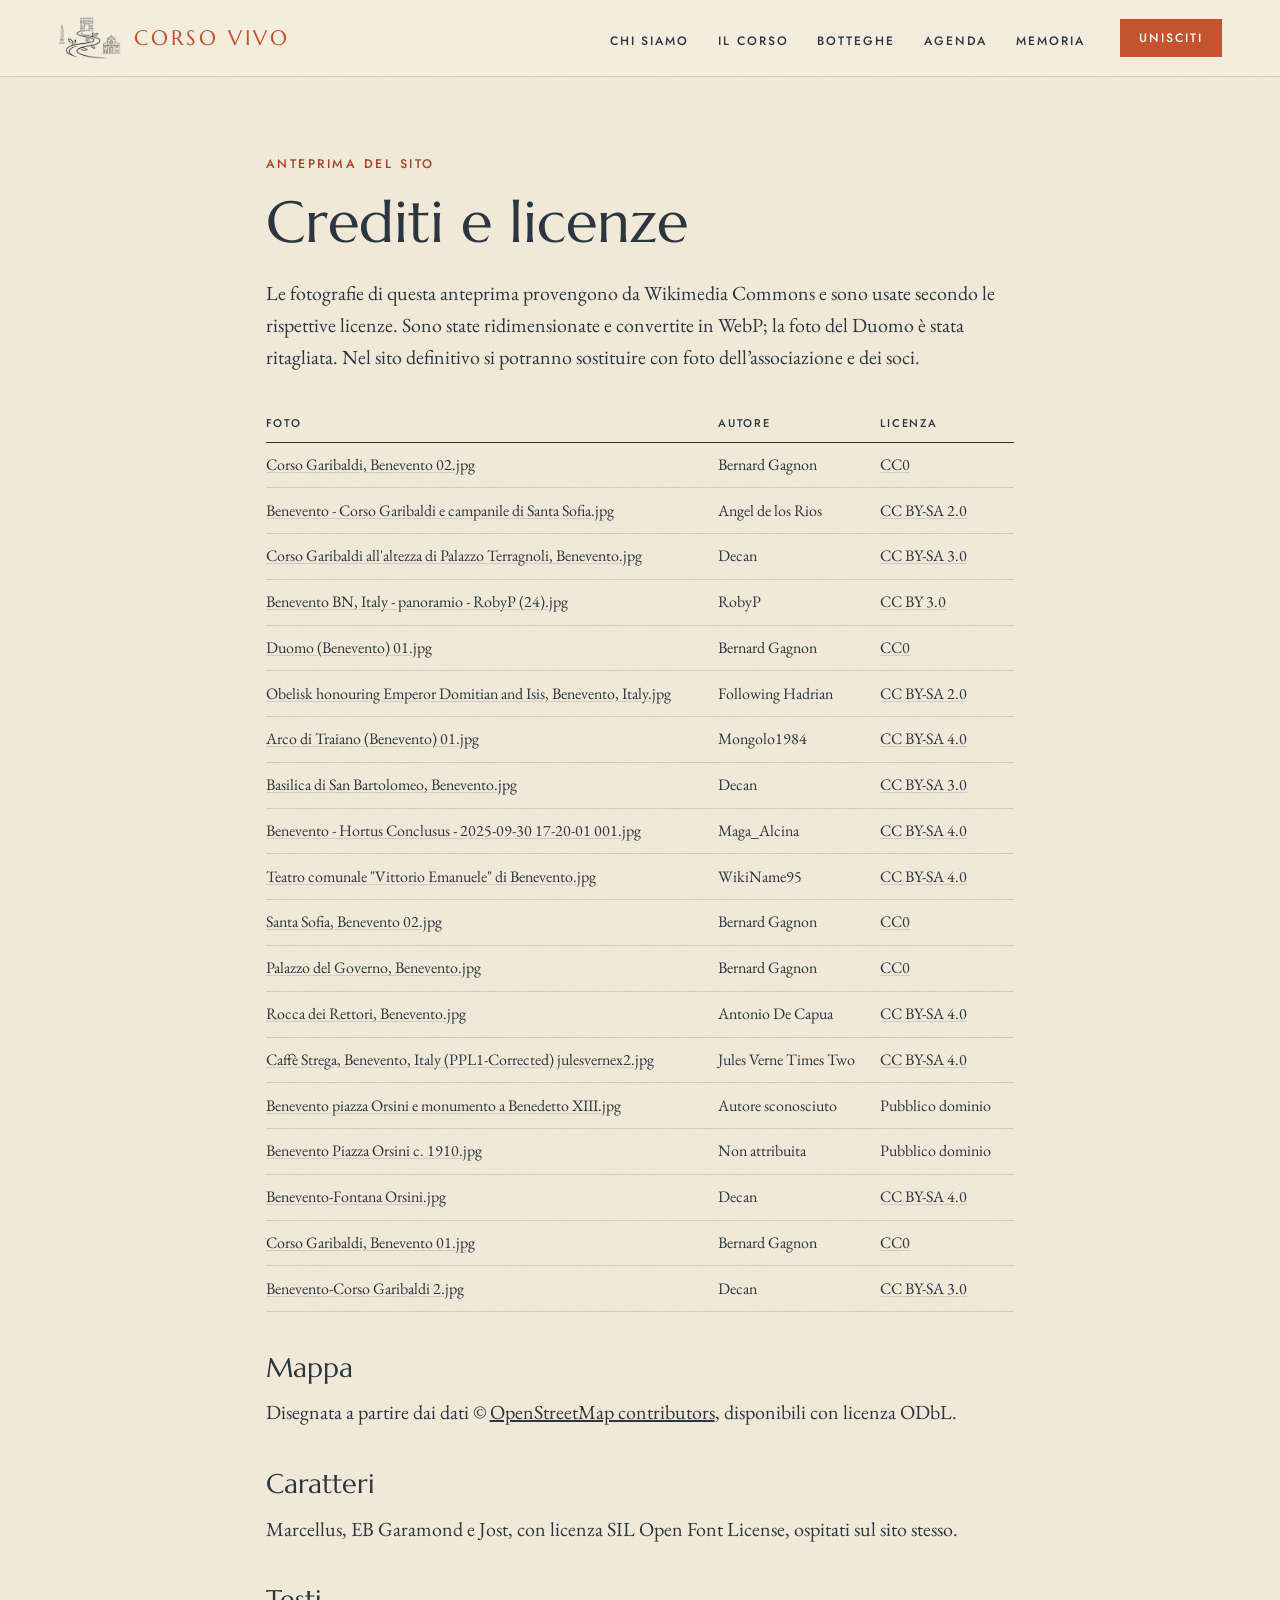
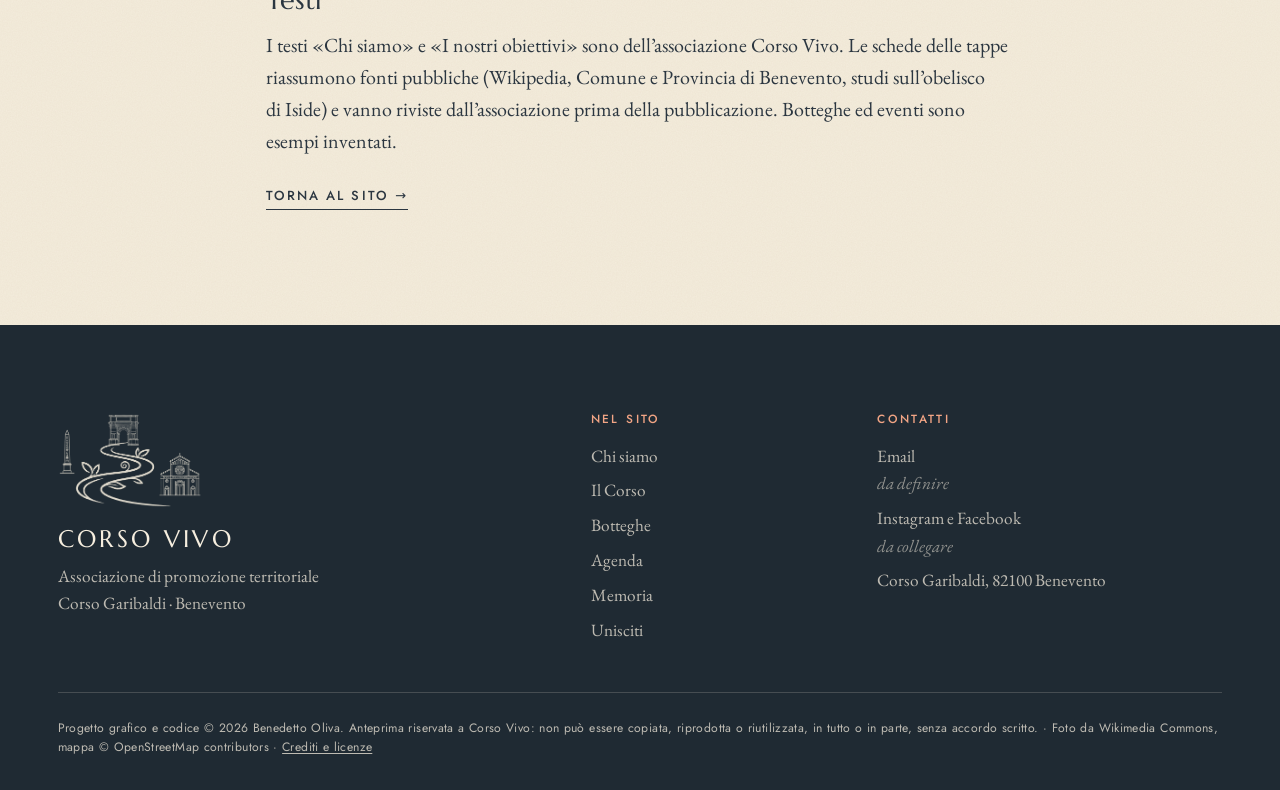
<file: crediti.html>
<!doctype html> <html lang="it"> <head> <meta charset="utf-8"> <meta name="viewport" content="width=device-width,initial-scale=1"> <meta name="robots" content="noindex, nofollow, noarchive, noai, noimageai"> <meta http-equiv="Content-Security-Policy" content="default-src 'self'; img-src 'self' data: blob:; style-src 'self'; script-src 'self'; font-src 'self'; connect-src 'none'; object-src 'none'; base-uri 'self'; form-action 'none'"> <meta name="referrer" content="strict-origin-when-cross-origin"> <title>Crediti e licenze · Corso Vivo</title> <meta name="description" content="Crediti fotografici e licenze dell’anteprima del sito di Corso Vivo."> <meta name="theme-color" content="#f4ecdc"> <link rel="icon" href="assets/img/favicon.svg" type="image/svg+xml"> <link rel="preload" href="assets/fonts/marcellus-latin-400-normal.woff2" as="font" type="font/woff2" crossorigin> <link rel="preload" href="assets/fonts/eb-garamond-latin-400-normal.woff2" as="font" type="font/woff2" crossorigin> <link rel="stylesheet" href="assets/css/site.css?v=8b95671a"> <script src="assets/js/site.js?v=603a1a1a" defer="defer"></script> </head> <body class="pagina-crediti"> <a class="salta" href="#contenuto">Vai al contenuto</a> <header class="testata testata--piena" data-testata> <div class="testata__riga"> <a class="marchio" href="index.html#inizio" aria-label="Corso Vivo, torna all’inizio"> <img class="marchio__emblema marchio__emblema--scuro" src="assets/img/emblema.png" alt="" width="633" height="418"> <img class="marchio__emblema marchio__emblema--chiaro" src="assets/img/emblema-chiaro.png" alt="" width="633" height="418"> <span class="marchio__nome">Corso Vivo</span> </a> <button class="testata__menu" type="button" aria-expanded="false" aria-controls="navigazione" data-menu><span>Menu</span></button> <nav class="testata__nav" id="navigazione" aria-label="Principale"> <ul><li><a href="index.html#chi-siamo">Chi siamo</a></li><li><a href="index.html#il-corso">Il Corso</a></li><li><a href="index.html#botteghe">Botteghe</a></li><li><a href="index.html#agenda">Agenda</a></li><li><a href="index.html#memoria">Memoria</a></li></ul> <a class="testata__unisciti" href="index.html#unisciti">Unisciti</a> </nav> </div> </header> <main id="contenuto" class="crediti"> <p class="occhiello">Anteprima del sito</p> <h1>Crediti e licenze</h1> <p>Le fotografie di questa anteprima provengono da Wikimedia Commons e sono usate secondo le rispettive licenze. Sono state ridimensionate e convertite in WebP; la foto del Duomo è stata ritagliata. Nel sito definitivo si potranno sostituire con foto dell’associazione e dei soci.</p> <div class="crediti__tabella"> <table> <thead><tr><th scope="col">Foto</th><th scope="col">Autore</th><th scope="col">Licenza</th></tr></thead> <tbody><tr><td><a href="https://commons.wikimedia.org/wiki/File:Corso_Garibaldi,_Benevento_02.jpg" rel="noopener">Corso Garibaldi, Benevento 02.jpg</a></td><td>Bernard Gagnon</td><td><a href="https://creativecommons.org/publicdomain/zero/1.0/deed.it" rel="noopener">CC0</a></td></tr><tr><td><a href="https://commons.wikimedia.org/wiki/File:Benevento_-_Corso_Garibaldi_e_campanile_di_Santa_Sofia.jpg" rel="noopener">Benevento - Corso Garibaldi e campanile di Santa Sofia.jpg</a></td><td>Angel de los Rios</td><td><a href="https://creativecommons.org/licenses/by-sa/2.0/deed.it" rel="noopener">CC BY-SA 2.0</a></td></tr><tr><td><a href="https://commons.wikimedia.org/wiki/File:Corso_Garibaldi_all%27altezza_di_Palazzo_Terragnoli,_Benevento.jpg" rel="noopener">Corso Garibaldi all&#x27;altezza di Palazzo Terragnoli, Benevento.jpg</a></td><td>Decan</td><td><a href="https://creativecommons.org/licenses/by-sa/3.0/deed.it" rel="noopener">CC BY-SA 3.0</a></td></tr><tr><td><a href="https://commons.wikimedia.org/wiki/File:Benevento_BN,_Italy_-_panoramio_-_RobyP_(24).jpg" rel="noopener">Benevento BN, Italy - panoramio - RobyP (24).jpg</a></td><td>RobyP</td><td><a href="https://creativecommons.org/licenses/by/3.0/deed.it" rel="noopener">CC BY 3.0</a></td></tr><tr><td><a href="https://commons.wikimedia.org/wiki/File:Duomo_(Benevento)_01.jpg" rel="noopener">Duomo (Benevento) 01.jpg</a></td><td>Bernard Gagnon</td><td><a href="https://creativecommons.org/publicdomain/zero/1.0/deed.it" rel="noopener">CC0</a></td></tr><tr><td><a href="https://commons.wikimedia.org/wiki/File:Obelisk_honouring_Emperor_Domitian_and_Isis,_Benevento,_Italy.jpg" rel="noopener">Obelisk honouring Emperor Domitian and Isis, Benevento, Italy.jpg</a></td><td>Following Hadrian</td><td><a href="https://creativecommons.org/licenses/by-sa/2.0/deed.it" rel="noopener">CC BY-SA 2.0</a></td></tr><tr><td><a href="https://commons.wikimedia.org/wiki/File:Arco_di_Traiano_(Benevento)_01.jpg" rel="noopener">Arco di Traiano (Benevento) 01.jpg</a></td><td>Mongolo1984</td><td><a href="https://creativecommons.org/licenses/by-sa/4.0/deed.it" rel="noopener">CC BY-SA 4.0</a></td></tr><tr><td><a href="https://commons.wikimedia.org/wiki/File:Basilica_di_San_Bartolomeo,_Benevento.jpg" rel="noopener">Basilica di San Bartolomeo, Benevento.jpg</a></td><td>Decan</td><td><a href="https://creativecommons.org/licenses/by-sa/3.0/deed.it" rel="noopener">CC BY-SA 3.0</a></td></tr><tr><td><a href="https://commons.wikimedia.org/wiki/File:Benevento_-_Hortus_Conclusus_-_2025-09-30_17-20-01_001.jpg" rel="noopener">Benevento - Hortus Conclusus - 2025-09-30 17-20-01 001.jpg</a></td><td>Maga_Alcina</td><td><a href="https://creativecommons.org/licenses/by-sa/4.0/deed.it" rel="noopener">CC BY-SA 4.0</a></td></tr><tr><td><a href="https://commons.wikimedia.org/wiki/File:Teatro_comunale_%22Vittorio_Emanuele%22_di_Benevento.jpg" rel="noopener">Teatro comunale &quot;Vittorio Emanuele&quot; di Benevento.jpg</a></td><td>WikiName95</td><td><a href="https://creativecommons.org/licenses/by-sa/4.0/deed.it" rel="noopener">CC BY-SA 4.0</a></td></tr><tr><td><a href="https://commons.wikimedia.org/wiki/File:Santa_Sofia,_Benevento_02.jpg" rel="noopener">Santa Sofia, Benevento 02.jpg</a></td><td>Bernard Gagnon</td><td><a href="https://creativecommons.org/publicdomain/zero/1.0/deed.it" rel="noopener">CC0</a></td></tr><tr><td><a href="https://commons.wikimedia.org/wiki/File:Palazzo_del_Governo,_Benevento.jpg" rel="noopener">Palazzo del Governo, Benevento.jpg</a></td><td>Bernard Gagnon</td><td><a href="https://creativecommons.org/publicdomain/zero/1.0/deed.it" rel="noopener">CC0</a></td></tr><tr><td><a href="https://commons.wikimedia.org/wiki/File:Rocca_dei_Rettori,_Benevento.jpg" rel="noopener">Rocca dei Rettori, Benevento.jpg</a></td><td>Antonio De Capua</td><td><a href="https://creativecommons.org/licenses/by-sa/4.0/deed.it" rel="noopener">CC BY-SA 4.0</a></td></tr><tr><td><a href="https://commons.wikimedia.org/wiki/File:Caff%C3%A8_Strega,_Benevento,_Italy_(PPL1-Corrected)_julesvernex2.jpg" rel="noopener">Caffè Strega, Benevento, Italy (PPL1-Corrected) julesvernex2.jpg</a></td><td>Jules Verne Times Two</td><td><a href="https://creativecommons.org/licenses/by-sa/4.0/deed.it" rel="noopener">CC BY-SA 4.0</a></td></tr><tr><td><a href="https://commons.wikimedia.org/wiki/File:Benevento_piazza_Orsini_e_monumento_a_Benedetto_XIII.jpg" rel="noopener">Benevento piazza Orsini e monumento a Benedetto XIII.jpg</a></td><td>Autore sconosciuto</td><td>Pubblico dominio</td></tr><tr><td><a href="https://commons.wikimedia.org/wiki/File:Benevento_Piazza_Orsini_c._1910.jpg" rel="noopener">Benevento Piazza Orsini c. 1910.jpg</a></td><td>Non attribuita</td><td>Pubblico dominio</td></tr><tr><td><a href="https://commons.wikimedia.org/wiki/File:Benevento-Fontana_Orsini.jpg" rel="noopener">Benevento-Fontana Orsini.jpg</a></td><td>Decan</td><td><a href="https://creativecommons.org/licenses/by-sa/4.0/deed.it" rel="noopener">CC BY-SA 4.0</a></td></tr><tr><td><a href="https://commons.wikimedia.org/wiki/File:Corso_Garibaldi,_Benevento_01.jpg" rel="noopener">Corso Garibaldi, Benevento 01.jpg</a></td><td>Bernard Gagnon</td><td><a href="https://creativecommons.org/publicdomain/zero/1.0/deed.it" rel="noopener">CC0</a></td></tr><tr><td><a href="https://commons.wikimedia.org/wiki/File:Benevento-Corso_Garibaldi_2.jpg" rel="noopener">Benevento-Corso Garibaldi 2.jpg</a></td><td>Decan</td><td><a href="https://creativecommons.org/licenses/by-sa/3.0/deed.it" rel="noopener">CC BY-SA 3.0</a></td></tr></tbody> </table> </div> <h2>Mappa</h2> <p>Disegnata a partire dai dati © <a href="https://www.openstreetmap.org/copyright" rel="noopener">OpenStreetMap contributors</a>, disponibili con licenza ODbL.</p> <h2>Caratteri</h2> <p>Marcellus, EB Garamond e Jost, con licenza SIL Open Font License, ospitati sul sito stesso.</p> <h2>Testi</h2> <p>I testi «Chi siamo» e «I nostri obiettivi» sono dell’associazione Corso Vivo. Le schede delle tappe riassumono fonti pubbliche (Wikipedia, Comune e Provincia di Benevento, studi sull’obelisco di Iside) e vanno riviste dall’associazione prima della pubblicazione. Botteghe ed eventi sono esempi inventati.</p> <p><a class="collegamento" href="index.html">Torna al sito</a></p> </main> <footer class="piede"> <div class="piede__griglia"> <div class="piede__marchio"> <img src="assets/img/emblema-chiaro.png" alt="" width="633" height="418" loading="lazy"> <p class="piede__nome">Corso Vivo</p> <p>Associazione di promozione territoriale<br>Corso Garibaldi · Benevento</p> </div> <nav aria-label="Nel sito"><h2>Nel sito</h2><ul><li><a href="index.html#chi-siamo">Chi siamo</a></li><li><a href="index.html#il-corso">Il Corso</a></li><li><a href="index.html#botteghe">Botteghe</a></li><li><a href="index.html#agenda">Agenda</a></li><li><a href="index.html#memoria">Memoria</a></li><li><a href="index.html#unisciti">Unisciti</a></li></ul></nav> <div> <h2>Contatti</h2> <ul> <li>Email <span class="da-definire">da definire</span></li> <li>Instagram e Facebook <span class="da-definire">da collegare</span></li> <li>Corso Garibaldi, 82100 Benevento</li> </ul> </div> </div> <p class="piede__fondo">Progetto grafico e codice © 2026 Benedetto Oliva. Anteprima riservata a Corso Vivo: non può essere copiata, riprodotta o riutilizzata, in tutto o in parte, senza accordo scritto. · Foto da Wikimedia Commons, mappa © OpenStreetMap contributors · <a href="crediti.html">Crediti e licenze</a></p> </footer> </body> </html>
</file>
<file: assets/css/site.css>
@keyframes avvicina{0%{transform:scale(1.07)}to{transform:scale(1)}}@keyframes riempi{0%{width:0}to{width:100%}}@keyframes pulsa{0%{opacity:.35;transform:scale(.6)}to{opacity:0;transform:scale(1.5)}}@keyframes emerge{0%{opacity:0;transform:translateY(.8rem)}to{opacity:1;transform:none}}@font-face{font-family:"Marcellus";src:url(../fonts/marcellus-latin-400-normal.woff2)format("woff2");font-weight:400;font-display:swap}@font-face{font-family:"EB Garamond";src:url(../fonts/eb-garamond-latin-400-normal.woff2)format("woff2");font-weight:400;font-display:swap}@font-face{font-family:"EB Garamond";src:url(../fonts/eb-garamond-latin-400-italic.woff2)format("woff2");font-weight:400;font-style:italic;font-display:swap}@font-face{font-family:"EB Garamond";src:url(../fonts/eb-garamond-latin-500-normal.woff2)format("woff2");font-weight:500 700;font-display:swap}@font-face{font-family:"Jost";src:url(../fonts/jost-latin-400-normal.woff2)format("woff2");font-weight:400;font-display:swap}@font-face{font-family:"Jost";src:url(../fonts/jost-latin-500-normal.woff2)format("woff2");font-weight:500 600;font-display:swap}:root{--carta:#f4ecdc;--carta-scura:#ebdfc6;--carta-chiara:#faf5ea;--inchiostro:#2b3640;--inchiostro-tenue:#57626b;--terracotta:#a9431f;--terracotta-viva:#c4532f;--terracotta-chiara:#f2a585;--notte:#1f2a33;--crema:#f6eedf;--crema-tenue:rgba(246, 238, 223, .74);--filetto:rgba(43, 54, 64, .16);--filetto-chiaro:rgba(246, 238, 223, .18);--display:"Marcellus", "Trajan Pro", Georgia, serif;--testo:"EB Garamond", Garamond, Georgia, serif;--etichetta:"Jost", "Avenir Next", "Segoe UI", system-ui, sans-serif;--margine:clamp(1rem, 4.5vw, 4rem);--larghezza:78rem;--testata:4.75rem;--grana:url("data:image/svg+xml,%3Csvg xmlns='http://www.w3.org/2000/svg' width='220' height='220'%3E%3Cfilter id='n'%3E%3CfeTurbulence type='fractalNoise' baseFrequency='.8' numOctaves='3' stitchTiles='stitch'/%3E%3CfeColorMatrix values='0 0 0 0 .36 0 0 0 0 .27 0 0 0 0 .14 0 0 0 .075 0'/%3E%3C/filter%3E%3Crect width='100%25' height='100%25' filter='url(%23n)'/%3E%3C/svg%3E")}*,::after,::before{box-sizing:border-box}html{-webkit-text-size-adjust:100%;scroll-behavior:smooth}body{margin:0;background:var(--carta) var(--grana);color:var(--inchiostro);font:400 1.25rem/1.6 var(--testo);font-kerning:normal;font-variant-ligatures:common-ligatures;text-rendering:optimizeLegibility;-webkit-font-smoothing:antialiased;overflow-x:hidden}img,svg{display:block;max-width:100%}img{height:auto}a,button{color:inherit}h1,h2,h3{font-family:var(--display);font-weight:400;line-height:1.1;margin:0;text-wrap:balance}p{margin:0 0 1em;text-wrap:pretty}button{font:inherit}[data-tappe],section[id]{scroll-margin-top:calc(var(--testata) - 1px)}:focus-visible{outline:2px solid var(--terracotta-viva);outline-offset:3px}::selection{background:var(--terracotta-viva);color:#fff}.salta{position:absolute;left:1rem;top:-4rem;z-index:100;background:var(--inchiostro);color:var(--crema);padding:.7rem 1rem;font:500 .85rem var(--etichetta);text-decoration:none}.salta:focus{top:1rem}.occhiello{font:500 .78rem/1.4 var(--etichetta);letter-spacing:.2em;text-transform:uppercase;color:var(--terracotta);margin:0 0 1.1rem}.occhiello--chiaro{color:var(--terracotta-chiara)}.avviso{font:italic 400 1.05rem/1.5 var(--testo);color:var(--inchiostro-tenue);border-left:2px solid var(--terracotta-viva);padding-left:.9rem}.apertura__indice button,.avviso--chiaro{color:var(--crema-tenue);border:0;padding:0}.bottone{display:inline-flex;align-items:center;gap:.6rem;background:var(--terracotta-viva);color:#fff;border:0;border-radius:0;cursor:pointer;padding:1rem 1.6rem;font:500 .82rem/1 var(--etichetta);letter-spacing:.16em;text-transform:uppercase;text-decoration:none;transition:background-color .25s ease,transform .25s ease}.bottone:hover{background:var(--terracotta)}.bottone:active{transform:translateY(1px)}.bottone--scuro{background:var(--inchiostro)}.bottone--scuro:hover{background:var(--notte)}.collegamento{font:500 .82rem/1.3 var(--etichetta);letter-spacing:.16em;text-transform:uppercase;text-decoration:none;border-bottom:1px solid currentColor;padding-bottom:.25rem;transition:color .2s ease}.collegamento::after{content:" →"}.collegamento:hover{color:var(--terracotta-viva)}.collegamento--chiaro{color:var(--crema)}.apertura h1 em,.collegamento--chiaro:hover{color:var(--terracotta-chiara)}.testata{position:fixed;inset:0 0 auto;z-index:50;height:var(--testata);color:var(--inchiostro);transition:background-color .4s ease,color .4s ease,box-shadow .4s ease}.testata--su-foto{color:var(--crema)}.testata--piena{background:rgba(244,236,220,.94);-webkit-backdrop-filter:blur(10px);backdrop-filter:blur(10px);box-shadow:0 1px 0 var(--filetto)}.marchio,.testata__riga{display:flex;align-items:center}.testata__riga{height:100%;max-width:calc(var(--larghezza) + 2*var(--margine));margin:0 auto;padding:0 var(--margine);justify-content:space-between;gap:2rem}.marchio{gap:.85rem;text-decoration:none}.marchio__emblema{width:auto;height:2.6rem}.marchio__emblema--chiaro,.testata--su-foto .marchio__emblema--scuro{display:none}.barra span,.testata--su-foto .marchio__emblema--chiaro{display:block}.marchio__nome{font:400 1.3rem/1 var(--display);letter-spacing:.14em;text-transform:uppercase;color:var(--terracotta-viva);transition:color .4s ease}.apertura__indice button:hover,.apertura__indice button[aria-current=true],.testata--su-foto .marchio__nome{color:var(--crema)}.testata__nav{display:flex;align-items:center;gap:2.2rem}.testata__nav ul{display:flex;gap:1.8rem;list-style:none;margin:0;padding:0}.testata__nav ul a,.testata__unisciti{font:500 .76rem/1 var(--etichetta);letter-spacing:.16em;text-transform:uppercase;text-decoration:none}.testata__nav ul a{padding:.4rem 0;background:linear-gradient(currentColor,currentColor)0 100%/0 1px no-repeat;transition:background-size .3s ease}.testata__nav ul a:hover{background-size:100% 1px}.testata__unisciti{border:1px solid currentColor;padding:.75rem 1.15rem;transition:background-color .25s ease,color .25s ease,border-color .25s ease}.testata--piena .testata__unisciti{background:var(--terracotta-viva);border-color:var(--terracotta-viva);color:#fff}.testata__unisciti:hover{background:var(--crema);color:var(--inchiostro);border-color:var(--crema)}.testata--piena .testata__unisciti:hover{background:var(--terracotta);border-color:var(--terracotta);color:#fff}.testata__menu{display:none}@media (max-width:960px){.testata--piena{-webkit-backdrop-filter:none;backdrop-filter:none;background:var(--carta)}.testata__menu{display:inline-flex;align-items:center;gap:.6rem;background:0 0;border:1px solid currentColor;padding:.6rem .95rem;cursor:pointer;font:500 .74rem/1 var(--etichetta);letter-spacing:.16em;text-transform:uppercase;position:relative;z-index:2}.testata__nav{position:fixed;inset:0;z-index:1;flex-direction:column;align-items:flex-start;justify-content:center;gap:2.5rem;padding:calc(var(--testata) + 2rem) var(--margine) 3rem;background:var(--carta) var(--grana);color:var(--inchiostro);visibility:hidden;opacity:0;transform:translateY(-1rem);transition:opacity .35s ease,transform .35s ease,visibility 0s .35s}.testata__nav ul{flex-direction:column;gap:1.1rem}.testata__nav ul a{font:400 2.1rem/1.1 var(--display);letter-spacing:.02em;text-transform:none}.testata__nav .testata__unisciti{background:var(--terracotta-viva);border-color:var(--terracotta-viva);color:#fff;padding:1rem 1.5rem}.menu-aperto .testata__nav{visibility:visible;opacity:1;transform:none;transition:opacity .35s ease,transform .35s ease}.menu-aperto .testata{color:var(--inchiostro)}.menu-aperto .testata .marchio__emblema--scuro{display:block}.menu-aperto .testata .marchio__emblema--chiaro{display:none}.menu-aperto .testata .marchio__nome{color:var(--terracotta-viva)}.menu-aperto .marchio{position:relative;z-index:2}.menu-aperto body{overflow:hidden}}@media (max-width:420px){.marchio__nome{font-size:1.05rem;letter-spacing:.1em}.marchio__emblema{height:2.1rem}}.apertura{position:relative;isolation:isolate;min-height:100vh;min-height:100svh;display:flex;align-items:flex-end;color:var(--crema);background:var(--notte);overflow:hidden}.apertura::after,.apertura__foto{position:absolute;inset:0;z-index:-2}.apertura__diapo{position:absolute;inset:0;margin:0;opacity:0;transition:opacity 1.6s ease}.apertura__diapo img{width:100%;height:100%;object-fit:cover}.apertura__diapo.attiva{opacity:1}.apertura__diapo.attiva img{animation:avvicina 9s ease-out both}.apertura::after{content:"";z-index:-1;background:linear-gradient(to bottom,rgba(18,24,30,.55)0,rgba(18,24,30,0) 9rem),linear-gradient(to top,rgba(18,24,30,.9)0,rgba(18,24,30,.55) 38%,rgba(18,24,30,.08) 72%)}.apertura__testo{width:100%;max-width:calc(var(--larghezza) + 2*var(--margine));margin:0 auto;padding:0 var(--margine) clamp(7.5rem,15vh,10rem)}.apertura h1{font-size:clamp(2.7rem,7vw,6rem);line-height:1;letter-spacing:.005em;max-width:14ch;margin-bottom:1.6rem}.apertura h1 em{display:block;font:italic 400 .86em/1.08 var(--testo)}.apertura__sotto{font-size:clamp(1.25rem,1.9vw,1.5rem);max-width:34rem;color:var(--crema-tenue);margin-bottom:2.2rem}.azioni{display:flex;flex-wrap:wrap;align-items:center;gap:1.2rem 2rem;margin:0}.apertura__indice{position:absolute;right:var(--margine);bottom:2.2rem;display:flex;gap:1.4rem;list-style:none;margin:0;padding:0}.apertura__indice button{display:block;width:11rem;text-align:left;background:0 0;cursor:pointer;font:400 .8rem/1.35 var(--etichetta);letter-spacing:.04em;transition:color .3s ease}.barra{display:block;height:2px;background:rgba(246,238,223,.25);margin-bottom:.65rem;overflow:hidden}.barra span{height:100%;width:0;background:var(--crema)}[aria-current=true] .barra span{width:100%}.in-corso .barra span{animation:riempi 7s linear both}@media (max-width:760px){.apertura__indice{left:var(--margine);right:var(--margine);bottom:1.6rem;gap:.6rem}.apertura__indice li{flex:1}.apertura__indice button{width:100%;font-size:0}.apertura__testo{padding-bottom:5rem}}.js .appare{opacity:0;transform:translateY(1.5rem);transition:opacity 1s ease,transform 1s cubic-bezier(.2,.7,.2,1)}.js .appare.vista{opacity:1;transform:none}.parola{opacity:.14;transition:opacity .55s ease}.vista .parola,.vista.parola{opacity:1}.manifesto{padding:clamp(5rem,11vw,9.5rem) var(--margine) clamp(4.5rem,9vw,8rem)}.manifesto__griglia{max-width:var(--larghezza);margin:0 auto;display:grid;grid-template-columns:minmax(0,4fr) minmax(0,7fr);gap:clamp(2.5rem,6vw,6rem);align-items:start}.manifesto__logo{position:sticky;top:calc(var(--testata) + 2.5rem);max-width:22rem;justify-self:center;width:100%}.manifesto__attacco{font:400 clamp(1.85rem,3.3vw,2.8rem)/1.2 var(--display);margin-bottom:2.6rem;text-wrap:balance}.manifesto__colonne{columns:2 19rem;column-gap:3rem;color:#36414a}.manifesto__colonne p{break-inside:avoid}.manifesto__colonne p:first-child::first-letter{float:left;font:400 4.4em/.82 var(--display);color:var(--terracotta-viva);margin:.08em .1em 0 0}.manifesto__colonne strong{font-weight:500;color:var(--inchiostro)}.manifesto__chiusa{max-width:52rem;margin:clamp(4rem,8vw,7rem) auto 0;text-align:center}.manifesto__chiusa p{font:400 clamp(1.6rem,3vw,2.45rem)/1.28 var(--display);color:var(--terracotta-viva);margin:0;text-wrap:balance}.onda{width:9rem;margin:0 auto 2rem;fill:none;stroke:var(--inchiostro);stroke-width:2.4;stroke-linecap:round}@media (max-width:860px){.manifesto__griglia{grid-template-columns:1fr}.manifesto__logo{position:static;max-width:15rem}}.serpentone{display:grid;grid-template-columns:minmax(0,1fr) minmax(0,1fr);background:var(--notte);color:var(--crema)}.serpentone__foto{position:relative;margin:0;min-height:34rem}.serpentone__foto img{position:absolute;inset:0;width:100%;height:100%;object-fit:cover}.botteghe__foto figcaption,.serpentone__foto figcaption{position:absolute;left:1.2rem;bottom:1.1rem;right:1.2rem;font:400 .78rem/1.4 var(--etichetta);letter-spacing:.04em;color:var(--crema);text-shadow:0 1px 6px rgba(0,0,0,.6)}.serpentone__testo{padding:clamp(3.5rem,8vw,7.5rem) var(--margine);max-width:40rem;align-self:center}.serpentone h2{font-size:clamp(2.4rem,4.6vw,3.8rem);margin-bottom:1.8rem}.serpentone p{color:var(--crema-tenue)}.serpentone__linea{width:100%;max-width:26rem;margin-top:2.4rem;fill:none;stroke:var(--crema);stroke-width:3;stroke-linecap:round}.js .serpentone__linea path{stroke-dasharray:760;stroke-dashoffset:760;transition:stroke-dashoffset 2.6s cubic-bezier(.6,.1,.3,1) .4s}.js .vista .serpentone__linea path{stroke-dashoffset:0}@media (max-width:860px){.serpentone{grid-template-columns:1fr}.serpentone__foto{min-height:22rem}}.corso{padding:clamp(5rem,10vw,8.5rem) var(--margine) clamp(4rem,8vw,7rem);max-width:calc(var(--larghezza) + 2*var(--margine));margin:0 auto}.corso__testa{max-width:46rem;margin-bottom:clamp(2rem,4vw,3rem)}.corso__testa h2{font-size:clamp(2.4rem,5vw,4rem);margin-bottom:1.2rem}.corso__testa p:last-child{color:var(--inchiostro-tenue)}.mappa{margin:0 calc(-1*min(var(--margine),2rem))}.mappa__tela{background:var(--carta-chiara);border:1px solid var(--filetto);overflow-x:auto;overscroll-behavior-x:contain;scrollbar-width:thin}.mappa__dentro{position:relative;min-width:46rem}.mappa__base{width:100%;opacity:.95}.mappa__strato{position:absolute;inset:0;width:100%;height:100%;overflow:visible}.mappa__corso,.mappa__serpe{fill:none;stroke-linecap:round}.mappa__corso{stroke:var(--inchiostro);stroke-width:13;stroke-linejoin:round}.mappa__serpe{stroke:#fffaf0;stroke-width:1.9}.mappa__traiano{fill:none;stroke:var(--inchiostro);stroke-width:5;stroke-linecap:round;stroke-dasharray:.1 9;transition:opacity 1s ease 1.8s}.mappa__etichetta{font:italic 400 15px var(--testo);fill:var(--inchiostro-tenue);paint-order:stroke;stroke:var(--carta-chiara);stroke-width:5px;stroke-linejoin:round;pointer-events:none}.mappa__tappa{cursor:pointer;outline:0}.mappa__alone,.mappa__punto{transform-box:fill-box;transform-origin:center}.mappa__tappa>*{transition:transform .35s cubic-bezier(.3,1.6,.5,1),fill .3s ease,opacity .3s ease}.mappa__punto{fill:var(--terracotta-viva);stroke:var(--carta-chiara);stroke-width:3.5}.mappa__alone{fill:var(--terracotta-viva);opacity:0}.mappa__nome,.mappa__numero{text-anchor:middle;pointer-events:none}.mappa__numero{font:400 17px var(--display);fill:#fff}.mappa__nome{font:500 13px var(--etichetta);letter-spacing:.12em;text-transform:uppercase;fill:var(--inchiostro);opacity:0;paint-order:stroke;stroke:var(--carta-chiara);stroke-width:6px;stroke-linejoin:round}.mappa__tappa:focus-visible .mappa__punto,.mappa__tappa:hover .mappa__punto{transform:scale(1.18)}.mappa__tappa:focus-visible .mappa__nome,.mappa__tappa:hover .mappa__nome{opacity:1}.mappa__tappa:focus-visible .mappa__punto{stroke:var(--inchiostro)}.mappa__tappa.attiva .mappa__punto{fill:var(--inchiostro);transform:scale(1.25)}.mappa__tappa.attiva .mappa__nome{opacity:1}.mappa__tappa.attiva .mappa__alone{animation:pulsa 2.4s ease-out infinite}.mappa__nord path,.mappa__nord text{fill:var(--inchiostro)}.mappa__nord text{font:400 15px var(--display);text-anchor:middle}.mappa__fonte{font:400 .74rem/1.4 var(--etichetta);letter-spacing:.03em;color:var(--inchiostro-tenue);margin:.7rem 0 0;padding:0 min(var(--margine),2rem)}.js .mappa--pronta .mappa__corso,.js .mappa--pronta .mappa__serpe{transition:stroke-dashoffset 2.4s cubic-bezier(.55,.1,.3,1)}.js .mappa--pronta .mappa__serpe{transition-delay:.35s}.js .mappa--pronta .mappa__tappa{opacity:0;transition:opacity .5s ease}.js .mappa--pronta:not(.vista) .mappa__traiano{opacity:0}.js .mappa--pronta.vista .mappa__tappa{opacity:1}.tappe{margin-top:clamp(1.6rem,3vw,2.4rem)}.tappe__elenco{display:flex;gap:0;overflow-x:auto;scrollbar-width:none;border-bottom:1px solid var(--filetto);margin-bottom:clamp(2rem,4vw,3rem)}.tappe__elenco::-webkit-scrollbar{display:none}.tappe__elenco button{flex:0 0 auto;background:0 0;border:0;cursor:pointer;padding:.9rem 1.05rem 1rem;margin-bottom:-1px;border-bottom:2px solid transparent;font:500 .74rem/1.2 var(--etichetta);letter-spacing:.12em;text-transform:uppercase;color:var(--inchiostro-tenue);white-space:nowrap;transition:color .2s ease,border-color .2s ease}.tappe__elenco button span{font:400 1rem var(--display);letter-spacing:0;margin-right:.5rem;color:var(--terracotta-viva)}.tappe__elenco button:hover{color:var(--inchiostro)}.tappe__elenco button[aria-selected=true]{color:var(--inchiostro);border-bottom-color:var(--terracotta-viva)}.tappa{display:grid;grid-template-columns:minmax(0,7fr) minmax(0,5fr);gap:clamp(2rem,5vw,4.5rem);align-items:start;outline:0}.tappa+.tappa{margin-top:4rem}.js .tappa+.tappa{margin-top:0}.tappa[hidden]{display:none}.js .tappa:not([hidden]){animation:emerge .7s ease both}.tappa__foto{margin:0;aspect-ratio:4/3;overflow:hidden;background:var(--carta-scura)}.botteghe__foto img,.tappa__foto img{width:100%;height:100%;object-fit:cover}.tappa__epoca,.tappa__numero{font:400 3.4rem/1 var(--display);color:var(--terracotta-viva);margin:0 0 .9rem}.tappa__numero span{font-size:1.1rem;color:var(--inchiostro-tenue)}.tappa__epoca{font:500 .74rem/1 var(--etichetta);letter-spacing:.2em;text-transform:uppercase;color:var(--inchiostro-tenue)}.tappa h3{font-size:clamp(1.9rem,3vw,2.5rem);margin-bottom:.35rem}.tappa__sotto{font-style:italic;color:var(--terracotta);font-size:1.3rem;margin-bottom:1.4rem}.tappa__sapevi{font-size:1.12rem;line-height:1.5;background:var(--carta-chiara);border-left:2px solid var(--terracotta-viva);padding:1rem 1.2rem;margin:1.6rem 0}.tappa__sapevi strong{display:block;font:500 .72rem/1 var(--etichetta);letter-spacing:.18em;text-transform:uppercase;color:var(--terracotta);margin-bottom:.5rem}.tappa__passi{display:none}.js .tappa__passi{display:flex;justify-content:space-between;gap:1rem;border-top:1px solid var(--filetto);padding-top:1.2rem}.passo{background:0 0;border:0;padding:.4rem 0;cursor:pointer;font:500 .76rem/1 var(--etichetta);letter-spacing:.14em;text-transform:uppercase;transition:color .2s ease}.passo:hover:not(:disabled){color:var(--terracotta-viva)}.passo:disabled{opacity:.3;cursor:default}.passo--indietro::before{content:"← "}.passo--avanti::after{content:" →"}@media (max-width:860px){.tappa{grid-template-columns:1fr}}.botteghe{background:var(--carta-scura) var(--grana);padding:clamp(5rem,10vw,8.5rem) var(--margine)}.botteghe__griglia{max-width:var(--larghezza);margin:0 auto;display:grid;grid-template-columns:minmax(0,5fr) minmax(0,7fr);gap:clamp(2.5rem,6vw,6rem);align-items:start}.botteghe__foto{position:sticky;top:calc(var(--testata) + 2rem);margin:0;aspect-ratio:3/4;overflow:hidden}.agenda__testa h2,.botteghe h2{font-size:clamp(2.4rem,4.8vw,3.8rem);margin-bottom:1.4rem}.botteghe__intro{color:#3a454e}.botteghe .avviso{margin:1.6rem 0 2.2rem;font-size:1rem}.filtri{display:flex;flex-wrap:wrap;gap:.4rem 1.4rem;margin-bottom:1rem}.filtri button{background:0 0;border:0;padding:.5rem 0;cursor:pointer;font:500 .74rem/1 var(--etichetta);letter-spacing:.14em;text-transform:uppercase;color:var(--inchiostro-tenue);border-bottom:1px solid transparent;transition:color .2s ease,border-color .2s ease}.filtri button:hover{color:var(--inchiostro)}.filtri button[aria-pressed=true]{color:var(--terracotta);border-bottom-color:var(--terracotta-viva)}.guida{list-style:none;margin:0 0 2.4rem;padding:0;border-top:1px solid var(--filetto)}.voce{display:grid;grid-template-columns:5.2rem minmax(0,1fr) auto;gap:1.4rem;align-items:baseline;padding:1.25rem 0;border-bottom:1px solid var(--filetto)}.voce[hidden]{display:none}.voce__civico,.voce__info{font:400 1.75rem/1 var(--display);color:var(--terracotta-viva);white-space:nowrap}.voce__civico small{font-size:.55em;color:var(--inchiostro-tenue)}.voce h3{font-size:1.35rem;margin-bottom:.25rem}.voce__testo p{margin:0;color:#3e4952;font-size:1.12rem;line-height:1.45}.voce__info{margin:0;text-align:right;font:400 .74rem/1.6 var(--etichetta);letter-spacing:.1em;text-transform:uppercase;color:var(--inchiostro-tenue)}.voce__info span{display:block;color:var(--terracotta)}.js .voce{animation:emerge .5s ease both}@media (max-width:860px){.botteghe__griglia{grid-template-columns:1fr}.botteghe__foto{position:relative;top:0;aspect-ratio:4/3}}@media (max-width:560px){.voce{grid-template-columns:3.6rem minmax(0,1fr);gap:.3rem 1rem}.voce__civico{font-size:1.4rem}.voce__info{grid-column:2;text-align:left}.voce__info span{display:inline;margin-right:.6rem}}.agenda{background:var(--notte);color:var(--crema);padding:clamp(5rem,10vw,8.5rem) var(--margine)}.agenda__testa,.eventi{max-width:var(--larghezza);margin:0 auto}.agenda__testa{margin-bottom:clamp(2.5rem,5vw,4rem)}.agenda__testa h2{margin-bottom:1.2rem}.agenda__testa p:last-child{max-width:40rem;color:var(--crema-tenue)}.eventi{list-style:none;padding:0;border-top:1px solid var(--filetto-chiaro)}.evento{display:grid;grid-template-columns:11rem minmax(0,1fr) auto;gap:1.2rem clamp(1.5rem,4vw,3.5rem);align-items:start;padding:2rem 0;border-bottom:1px solid var(--filetto-chiaro)}.evento__data{display:grid;grid-template-columns:auto 1fr;column-gap:.8rem;align-items:end}.evento__giorno{grid-row:span 2;font:400 3.6rem/.85 var(--display);color:var(--terracotta-chiara)}.evento__mese{font:500 .78rem/1.2 var(--etichetta);letter-spacing:.18em;text-transform:uppercase}.evento__ora{font:400 .78rem/1.3 var(--etichetta);letter-spacing:.04em;color:var(--crema-tenue)}.evento__calendario,.evento__tipo{font:500 .72rem/1 var(--etichetta);text-transform:uppercase}.evento__tipo{letter-spacing:.2em;color:var(--terracotta-chiara);margin-bottom:.6rem}.evento h3{font-size:clamp(1.5rem,2.4vw,1.95rem);margin-bottom:.5rem}.evento__testo p{color:var(--crema-tenue);margin-bottom:.4rem}.evento__testo .evento__luogo{font-style:italic;color:var(--crema);margin:0}.evento__calendario{background:0 0;border:1px solid var(--filetto-chiaro);cursor:pointer;padding:.8rem 1rem;white-space:nowrap;letter-spacing:.14em;color:var(--crema);transition:background-color .2s ease,border-color .2s ease}.evento__calendario::before{content:"+ ";color:var(--terracotta-chiara)}.evento__calendario:hover{background:rgba(246,238,223,.08);border-color:var(--crema-tenue)}@media (max-width:760px){.evento{grid-template-columns:1fr}.evento__calendario{justify-self:start}}.memoria{padding:clamp(5rem,10vw,8.5rem) var(--margine)}.memoria__griglia{max-width:var(--larghezza);margin:0 auto;display:grid;grid-template-columns:minmax(0,5fr) minmax(0,6fr);gap:clamp(2.5rem,6vw,6rem);align-items:center}.memoria h2{font-size:clamp(2.4rem,4.8vw,3.8rem);margin-bottom:1.4rem}.memoria__tempi{position:relative;display:flex;justify-content:space-between;margin:2.4rem 0 3rem;padding-top:1.6rem}.memoria__tempi::before{content:"";position:absolute;left:.45rem;right:.45rem;top:.45rem;height:1px;background:var(--inchiostro);opacity:.35}.memoria__tempi button{position:relative;background:0 0;border:0;padding:.3rem 0;cursor:pointer;font:400 1.35rem/1 var(--display);color:var(--inchiostro-tenue);transition:color .2s ease}.memoria__tempi button::before{content:"";position:absolute;top:-1.45rem;left:50%;width:.9rem;height:.9rem;margin-left:-.45rem;border-radius:50%;background:var(--carta);border:1px solid var(--inchiostro);transition:background-color .25s ease,transform .25s ease}.memoria__tempi button:first-child::before{left:.45rem}.memoria__tempi button:last-child::before{left:auto;right:0;margin-left:0}.memoria__tempi button[aria-selected=true]{color:var(--terracotta-viva)}.memoria__tempi button[aria-selected=true]::before{background:var(--terracotta-viva);border-color:var(--terracotta-viva);transform:scale(1.3)}.memoria__invito{border-top:1px solid var(--filetto);padding-top:2rem}.memoria__invito h3{font-size:1.6rem;margin-bottom:.8rem}.memoria__invito p{color:#3a454e;margin-bottom:1.6rem}.memoria__cornice{position:relative;margin:0;background:#e6d9bd;padding:clamp(1rem,2.4vw,1.8rem) clamp(1rem,2.4vw,1.8rem)0;box-shadow:0 1px 0 rgba(0,0,0,.05),0 22px 50px -26px rgba(43,54,64,.45)}.memoria__foto{margin:0 0 1.4rem}.memoria__foto img{width:100%;height:clamp(18rem,42vw,34rem);object-fit:contain;background:#d9caa9}.memoria__foto figcaption{font:italic 400 1.05rem/1.4 var(--testo);color:var(--inchiostro-tenue);padding:.9rem 0 1.2rem}.js .memoria__cornice{display:grid}.js .memoria__foto{grid-area:1/1;margin:0;opacity:0;transition:opacity .9s ease;pointer-events:none}.js .memoria__foto.attiva{opacity:1;pointer-events:auto}@media (max-width:860px){.memoria__griglia{grid-template-columns:1fr}}.obiettivi{background:var(--carta-chiara);padding:clamp(5rem,10vw,8.5rem) var(--margine)}.obiettivi__testa{max-width:50rem;margin:0 auto clamp(3rem,6vw,4.5rem);text-align:center}.obiettivi__testa h2{font-size:clamp(2.2rem,4.4vw,3.5rem);margin-bottom:1.3rem}.obiettivi__testa p:last-child{color:var(--inchiostro-tenue)}.obiettivi__elenco{max-width:var(--larghezza);margin:0 auto;padding:0;list-style:none;display:grid;grid-template-columns:repeat(4,minmax(0,1fr));gap:clamp(1.5rem,3vw,2.6rem)}.obiettivi__elenco li{border-top:1px solid var(--inchiostro);padding-top:1.4rem}.obiettivi__elenco li:nth-child(2){transition-delay:.12s}.obiettivi__elenco li:nth-child(3){transition-delay:.24s}.obiettivi__elenco li:nth-child(4){transition-delay:.36s}.obiettivi__numero{display:block;font:400 2.8rem/1 var(--display);color:var(--terracotta-viva);margin-bottom:1rem}.obiettivi__elenco h3{font-size:1.6rem;margin-bottom:.7rem}.obiettivi__elenco p{font-size:1.14rem;line-height:1.5;color:#3e4952;margin:0}.obiettivi__fondo{max-width:var(--larghezza);margin:clamp(4rem,8vw,6rem) auto 0;display:grid;grid-template-columns:minmax(0,5fr) minmax(0,6fr);gap:clamp(2rem,5vw,5rem);align-items:center}.obiettivi__targa{margin:0;aspect-ratio:16/10;overflow:hidden}.obiettivi__targa img{object-position:50% 45%}.obiettivi__chiusa{font:400 clamp(1.5rem,2.7vw,2.15rem)/1.3 var(--display);margin:0;text-wrap:balance}@media (max-width:1000px){.obiettivi__elenco{grid-template-columns:repeat(2,minmax(0,1fr))}}@media (max-width:760px){.obiettivi__fondo{grid-template-columns:1fr}}@media (max-width:560px){.obiettivi__elenco{grid-template-columns:1fr}}.unisciti{position:relative;isolation:isolate;color:var(--crema);padding:clamp(5rem,10vw,8.5rem) var(--margine);overflow:hidden}.unisciti::after,.unisciti__sfondo{position:absolute;inset:0;z-index:-2}.obiettivi__targa img,.unisciti__sfondo img{width:100%;height:100%;object-fit:cover}.unisciti::after{content:"";z-index:-1;background:linear-gradient(100deg,rgba(20,27,33,.92)0,rgba(20,27,33,.82) 45%,rgba(20,27,33,.55) 100%)}.unisciti__griglia{max-width:var(--larghezza);margin:0 auto;display:grid;grid-template-columns:minmax(0,6fr) minmax(0,5fr);gap:clamp(2.5rem,6vw,6rem);align-items:center}.unisciti h2{font-size:clamp(2.5rem,5vw,4.2rem);margin-bottom:1.6rem}.unisciti__testo p{color:var(--crema-tenue);max-width:36rem}.unisciti__testo .unisciti__firma{font-style:italic;color:var(--crema);border-left:2px solid var(--terracotta-viva);padding-left:1rem;margin-top:2rem}.modulo{background:var(--carta) var(--grana);color:var(--inchiostro);padding:clamp(1.6rem,3.5vw,2.6rem);box-shadow:0 30px 60px -30px rgba(0,0,0,.6)}.modulo__scelte{border:0;margin:0 0 1.4rem;padding:0;display:flex;flex-wrap:wrap;gap:.5rem}.modulo__scelte legend{font:400 1.5rem/1.2 var(--display);margin-bottom:1rem;padding:0}.scelta{cursor:pointer}.scelta input{position:absolute;opacity:0;pointer-events:none}.scelta span{display:inline-block;padding:.55rem .85rem;border:1px solid var(--filetto);font:400 .95rem/1.2 var(--testo);font-size:1.05rem;transition:background-color .2s ease,border-color .2s ease,color .2s ease}.scelta:hover span{border-color:var(--inchiostro)}.scelta input:checked+span{background:var(--inchiostro);border-color:var(--inchiostro);color:var(--crema)}.scelta input:focus-visible+span{outline:2px solid var(--terracotta-viva);outline-offset:2px}.campo{margin-bottom:1.1rem}.campo label{display:block;font:500 .72rem/1 var(--etichetta);letter-spacing:.16em;text-transform:uppercase;margin-bottom:.5rem}.campo label span{color:var(--inchiostro-tenue);letter-spacing:.08em;text-transform:none;margin-left:.3rem}.campo input,.campo textarea{width:100%;border:1px solid var(--filetto);border-radius:0;background:#fffbf3;padding:.75rem .85rem;font:400 1.1rem/1.4 var(--testo);color:var(--inchiostro);transition:border-color .2s ease}.campo input:focus,.campo textarea:focus{border-color:var(--inchiostro);outline:0;box-shadow:0 0 0 1px var(--inchiostro)}.campo textarea{resize:vertical;min-height:6.5rem}.consenso{display:flex;gap:.7rem;align-items:flex-start;font-size:1rem;line-height:1.4;margin:.4rem 0 1.6rem;cursor:pointer}.consenso input{margin-top:.25rem;accent-color:var(--terracotta-viva);width:1.05rem;height:1.05rem;flex:none}.modulo .bottone{width:100%;justify-content:center}.modulo__esito{margin:1rem 0 0;font-size:1.08rem;line-height:1.45}.modulo__esito:empty{display:none}.modulo.inviato .modulo__esito{border-left:2px solid var(--terracotta-viva);padding-left:.9rem}.crediti td a:hover,.modulo .errore{color:var(--terracotta)}@media (max-width:900px){.unisciti__griglia{grid-template-columns:1fr}}.piede{background:var(--notte);color:var(--crema-tenue);padding:clamp(3.5rem,7vw,5.5rem) var(--margine) 2rem;font-size:1.08rem}.piede__griglia{max-width:var(--larghezza);margin:0 auto;display:grid;grid-template-columns:minmax(0,2fr) minmax(0,1fr) minmax(0,1.4fr);gap:2.5rem;padding-bottom:3rem;border-bottom:1px solid var(--filetto-chiaro)}.piede__marchio img{width:9rem;margin-bottom:1.2rem;opacity:.9}.piede__nome{font:400 1.5rem/1 var(--display);letter-spacing:.14em;margin-bottom:.7rem}.crediti th,.piede h2,.piede__nome{text-transform:uppercase}.piede h2{font:500 .74rem/1 var(--etichetta);letter-spacing:.2em;color:var(--terracotta-chiara);margin-bottom:1.1rem}.piede ul{list-style:none;margin:0;padding:0;display:grid;gap:.45rem}.piede a{text-decoration:none}.piede a:hover,.piede__nome{color:var(--crema)}.da-definire{display:block;font-style:italic;opacity:.7}.piede__fondo{max-width:var(--larghezza);margin:1.6rem auto 0;font:400 .76rem/1.6 var(--etichetta);letter-spacing:.03em}.piede a:hover,.piede__fondo a{text-decoration:underline;text-underline-offset:.2em}@media (max-width:760px){.piede__griglia{grid-template-columns:1fr 1fr}.piede__marchio{grid-column:1/-1}}.pagina-crediti .testata{position:sticky}.crediti{max-width:54rem;margin:0 auto;padding:clamp(3rem,7vw,5rem) var(--margine) clamp(4rem,8vw,6rem)}.crediti h1{font-size:clamp(2.4rem,5vw,3.6rem);margin-bottom:1.4rem}.crediti h2{font-size:1.7rem;margin:2.6rem 0 .8rem}.crediti__tabella{overflow-x:auto;margin:2rem 0}.crediti table{width:100%;border-collapse:collapse;font-size:1rem;line-height:1.4}.crediti th{text-align:left;font:500 .7rem/1 var(--etichetta);letter-spacing:.16em;padding:.8rem .6rem .8rem 0;border-bottom:1px solid var(--inchiostro)}.crediti td{padding:.7rem .8rem .7rem 0;border-bottom:1px solid var(--filetto);vertical-align:top}.crediti td a{text-decoration-color:var(--filetto);text-underline-offset:.15em}@media (prefers-reduced-motion:reduce){html{scroll-behavior:auto}*,::after,::before{animation-duration:.01ms!important;animation-iteration-count:1!important;transition-duration:.01ms!important;transition-delay:0s!important}.js .appare{opacity:1;transform:none}.parola{opacity:1}}@media (min-width:1100px){.tappe__elenco{display:grid;grid-template-columns:repeat(9,minmax(0,1fr));overflow:visible}.tappe__elenco button{white-space:normal;text-align:left;padding:.8rem .9rem 1rem 0;line-height:1.35}.tappe__elenco button span{display:block;font-size:1.45rem;margin:0 0 .35rem}}
</file>
